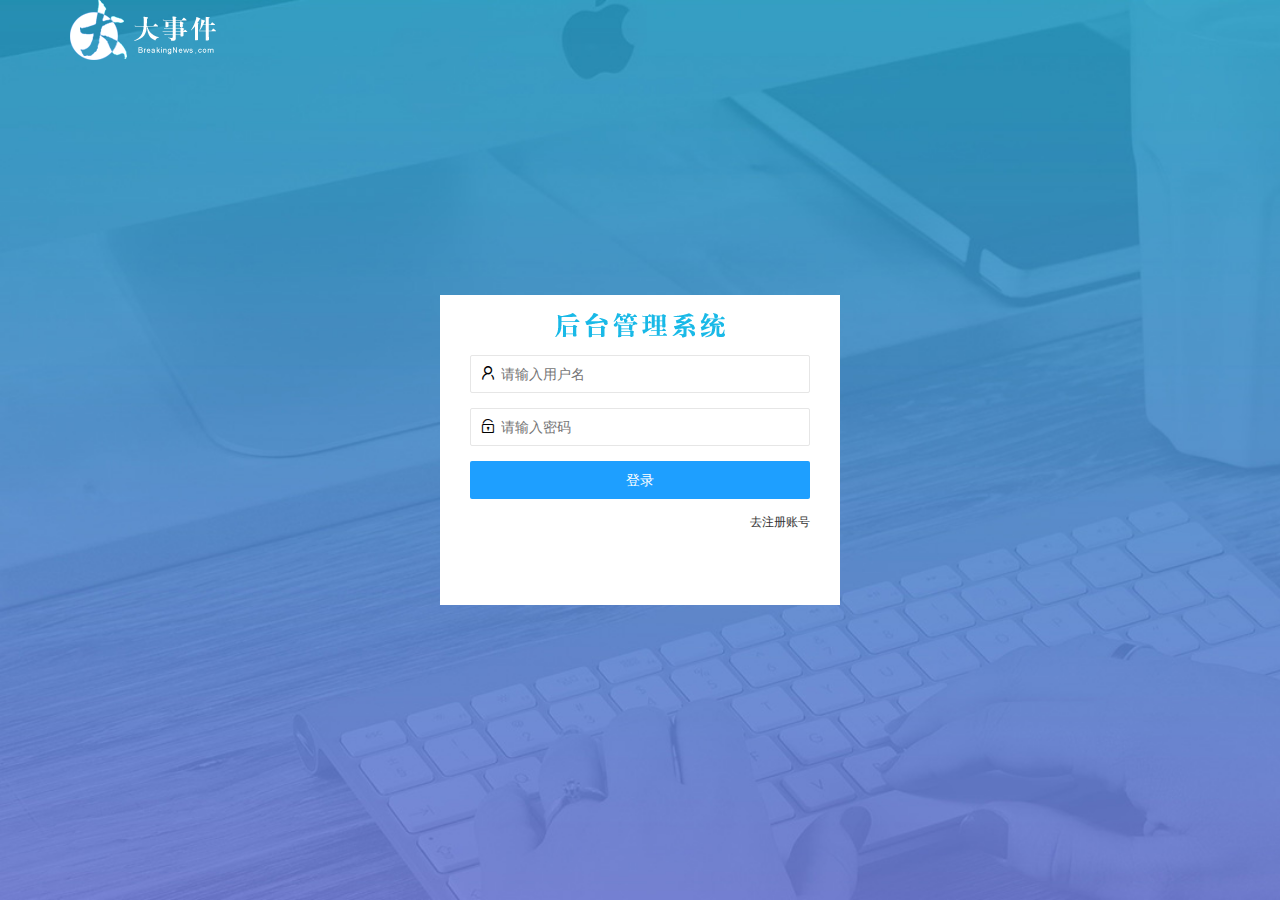
<file: login.html>
<!DOCTYPE html>
<html lang="en">

<head>
    <meta charset="UTF-8">
    <meta name="viewport" content="width=device-width, initial-scale=1.0">
    <title>大事件登录注册</title>
    <!-- 导入layui样式 -->
    <link rel="stylesheet" href="./assets/lib/layui/css/layui.css">
    <link rel="stylesheet" href="./assets/css/login.css">
</head>

<body>
    <!-- 头部logo区 -->
    <div class="layui-main">
        <img src="./assets/images/logo.png" alt="">
    </div>
    <!-- 登录注册区域 -->
    <div class="loginAndRegBox">
        <div class="title-box"></div>
        <!-- 登录的div -->
        <div class="login-box">
            <!-- 登录表单 -->
            <form class="layui-form" action="">
                <!-- 用户名 -->
                <div class="layui-form-item">
                    <i class="layui-icon layui-icon-username"></i>
                    <input type="text" name="username" required lay-verify="required" placeholder="请输入用户名"
                        autocomplete="off" class="layui-input">
                </div>
                <!-- 密码 -->
                <div class="layui-form-item">
                    <i class="layui-icon layui-icon-password"></i>
                    <input type="password" name="password" required lay-verify="required|pwd" placeholder="请输入密码"
                        autocomplete="off" class="layui-input">
                </div>
                <!-- 登录按钮 -->
                <div class="layui-form-item">
                    <button class="layui-btn layui-btn-fluid layui-btn-normal" lay-submit>登录</button>
                </div>
                <div class="layui-form-item links">
                    <a href="javascript:;" id="link_reg">去注册账号</a>
                </div>
            </form>
        </div>
        <!-- 注册div -->
        <div class="reg-box">
            <!-- 注册表单begin -->
            <form class="layui-form" id="regForm" action="1.html" method="GET">
                <!-- 用户名 -->
                <div class="layui-form-item">
                    <i class="layui-icon layui-icon-username"></i>
                    <input type="text" name="username" required lay-verify="required" placeholder="请输入用户名"
                        autocomplete="off" class="layui-input">
                </div>
                <!-- 密码 -->
                <div class="layui-form-item">
                    <i class="layui-icon layui-icon-password"></i>
                    <input type="password" name="password"  lay-verify="pwd" placeholder="请输入密码"
                        autocomplete="off" class="layui-input">
                </div>
                <!-- 确认密码 -->
                <div class="layui-form-item">
                    <i class="layui-icon layui-icon-password"></i>
                    <input type="password" name="password"  lay-verify="pwd|repwd" placeholder="请再次确认密码"
                        autocomplete="off" class="layui-input">
                </div>
                <!-- 注册按钮 -->
                <div class="layui-form-item">
                    <button class="layui-btn layui-btn-fluid layui-btn-normal" lay-submit>注册</button>
                </div>
                <div class="layui-form-item links">
                    <a href="javascript:;" id="link_login">去登录</a>
                </div>
            </form>
        </div>
    </div>
    <!-- 导入layui的js文件 -->
    <script src="./assets/lib/layui/layui.all.js"></script>
    <!-- 导入jQuery -->
    <script src="./assets/lib/jquery.js"></script>
    <script src="./assets/js/baseAPI.js"></script>
    <!-- 导入自己的JavaScript脚本 -->
    <script src="./assets/js/login.js"></script>
</body>

</html>
</file>
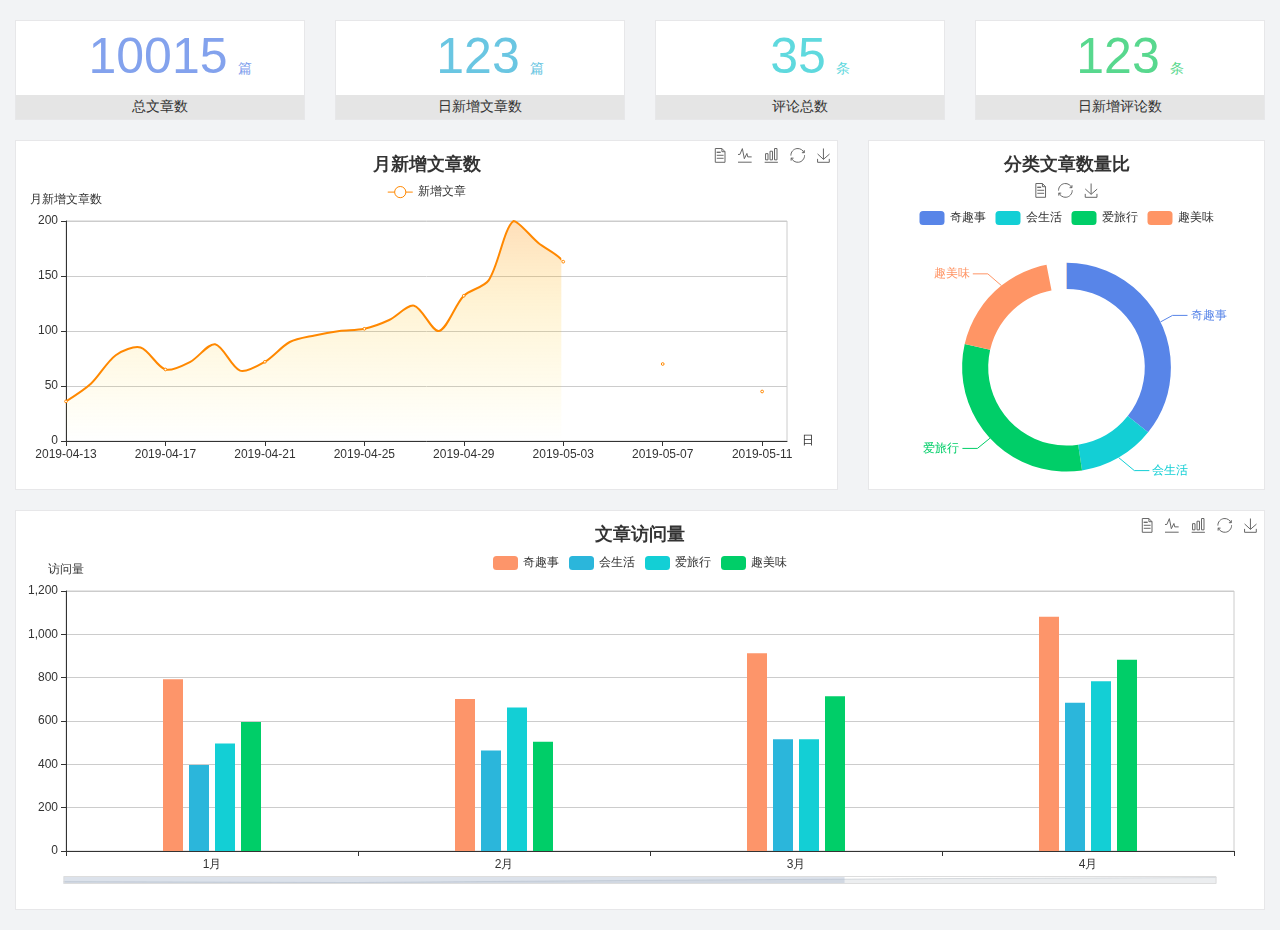
<file: home/dashboard.html>
<!DOCTYPE html>
<html lang="en">

<head>
  <meta charset="UTF-8">
  <meta name="viewport" content="width=device-width, initial-scale=1.0">
  <meta http-equiv="X-UA-Compatible" content="ie=edge">
  <title>图表统计</title>
  <link rel="stylesheet" href="../../assets/lib/bootstrap.css" />
  <link rel="stylesheet" href="../../assets/lib/main.css" />
  <script src="../../assets/lib/jquery.js"></script>
  <script type="text/javascript" src="../../assets/lib/echarts.min.js"></script>
</head>

<body>
  <div class="container-fluid">
    <div class="row spannel_list">
      <div class="col-sm-3 col-xs-6">
        <div class="spannel">
          <em>10015</em><span>篇</span>
          <b>总文章数</b>
        </div>
      </div>
      <div class="col-sm-3 col-xs-6">
        <div class="spannel scolor01">
          <em>123</em><span>篇</span>
          <b>日新增文章数</b>
        </div>
      </div>
      <div class="col-sm-3 col-xs-6">
        <div class="spannel scolor02">
          <em>35</em><span>条</span>
          <b>评论总数</b>
        </div>
      </div>
      <div class="col-sm-3 col-xs-6">
        <div class="spannel scolor03">
          <em>123</em><span>条</span>
          <b>日新增评论数</b>
        </div>
      </div>
    </div>
  </div>

  <div class="container-fluid">
    <div class="row curve-pie">
      <div class="col-lg-8 col-md-8">
        <div class="gragh_pannel" id="curve_show"></div>
      </div>
      <div class="col-lg-4 col-md-4">
        <div class="gragh_pannel" id="pie_show"></div>
      </div>
    </div>
  </div>

  <div class="container-fluid">
    <div class="column_pannel" id="column_show"></div>
  </div>

  <script>
    var oChart = echarts.init(document.getElementById('curve_show'));
    var aList_all = [
      { 'count': 36, 'date': '2019-04-13' },
      { 'count': 52, 'date': '2019-04-14' },
      { 'count': 78, 'date': '2019-04-15' },
      { 'count': 85, 'date': '2019-04-16' },
      { 'count': 65, 'date': '2019-04-17' },
      { 'count': 72, 'date': '2019-04-18' },
      { 'count': 88, 'date': '2019-04-19' },
      { 'count': 64, 'date': '2019-04-20' },
      { 'count': 72, 'date': '2019-04-21' },
      { 'count': 90, 'date': '2019-04-22' },
      { 'count': 96, 'date': '2019-04-23' },
      { 'count': 100, 'date': '2019-04-24' },
      { 'count': 102, 'date': '2019-04-25' },
      { 'count': 110, 'date': '2019-04-26' },
      { 'count': 123, 'date': '2019-04-27' },
      { 'count': 100, 'date': '2019-04-28' },
      { 'count': 132, 'date': '2019-04-29' },
      { 'count': 146, 'date': '2019-04-30' },
      { 'count': 200, 'date': '2019-05-01' },
      { 'count': 180, 'date': '2019-05-02' },
      { 'count': 163, 'date': '2019-05-03' },
      { 'count': 110, 'date': '2019-05-04' },
      { 'count': 80, 'date': '2019-05-05' },
      { 'count': 82, 'date': '2019-05-06' },
      { 'count': 70, 'date': '2019-05-07' },
      { 'count': 65, 'date': '2019-05-08' },
      { 'count': 54, 'date': '2019-05-09' },
      { 'count': 40, 'date': '2019-05-10' },
      { 'count': 45, 'date': '2019-05-11' },
      { 'count': 38, 'date': '2019-05-12' },
    ];

    let aCount = [];
    let aDate = [];

    for (var i = 0; i < aList_all.length; i++) {
      aCount.push(aList_all[i].count);
      aDate.push(aList_all[i].date);
    }

    var chartopt = {
      title: {
        text: '月新增文章数',
        left: 'center',
        top: '10'
      },
      tooltip: {
        trigger: 'axis'
      },
      legend: {
        data: ['新增文章'],
        top: '40'
      },
      toolbox: {
        show: true,
        feature: {
          mark: { show: true },
          dataView: { show: true, readOnly: false },
          magicType: { show: true, type: ['line', 'bar'] },
          restore: { show: true },
          saveAsImage: { show: true }
        }
      },
      calculable: true,
      xAxis: [
        {
          name: '日',
          type: 'category',
          boundaryGap: false,
          data: aDate
        }
      ],
      yAxis: [
        {
          name: '月新增文章数',
          type: 'value'
        }
      ],
      series: [
        {
          name: '新增文章',
          type: 'line',
          smooth: true,
          itemStyle: { normal: { areaStyle: { type: 'default' }, color: '#f80' }, lineStyle: { color: '#f80' } },
          data: aCount
        }],
      areaStyle: {
        normal: {
          color: new echarts.graphic.LinearGradient(0, 0, 0, 1, [{
            offset: 0,
            color: 'rgba(255,136,0,0.39)'
          }, {
            offset: .34,
            color: 'rgba(255,180,0,0.25)'
          }, {
            offset: 1,
            color: 'rgba(255,222,0,0.00)'
          }])

        }
      },
      grid: {
        show: true,
        x: 50,
        x2: 50,
        y: 80,
        height: 220
      }
    };

    oChart.setOption(chartopt);


    var oPie = echarts.init(document.getElementById('pie_show'));
    var oPieopt =
    {
      title: {
        top: 10,
        text: '分类文章数量比',
        x: 'center'
      },
      tooltip: {
        trigger: 'item',
        formatter: "{a} <br/>{b} : {c} ({d}%)"
      },
      color: ['#5885e8', '#13cfd5', '#00ce68', '#ff9565'],
      legend: {
        x: 'center',
        top: 65,
        data: ['奇趣事', '会生活', '爱旅行', '趣美味']
      },
      toolbox: {
        show: true,
        x: 'center',
        top: 35,
        feature: {
          mark: { show: true },
          dataView: { show: true, readOnly: false },
          magicType: {
            show: true,
            type: ['pie', 'funnel'],
            option: {
              funnel: {
                x: '25%',
                width: '50%',
                funnelAlign: 'left',
                max: 1548
              }
            }
          },
          restore: { show: true },
          saveAsImage: { show: true }
        }
      },
      calculable: true,
      series: [
        {
          name: '访问来源',
          type: 'pie',
          radius: ['45%', '60%'],
          center: ['50%', '65%'],
          data: [
            { value: 300, name: '奇趣事' },
            { value: 100, name: '会生活' },
            { value: 260, name: '爱旅行' },
            { value: 180, name: '趣美味' }
          ]
        }
      ]
    };
    oPie.setOption(oPieopt);



    var oColumn = this.echarts.init(document.getElementById('column_show'));
    var oColumnopt =
    {
      title: {
        text: '文章访问量',
        left: 'center',
        top: '10'
      },
      tooltip: {
        trigger: 'axis'
      },
      legend: {
        data: ['奇趣事', '会生活', '爱旅行', '趣美味'],
        top: '40'
      },
      toolbox: {
        show: true,
        feature: {
          mark: { show: true },
          dataView: { show: true, readOnly: false },
          magicType: { show: true, type: ['line', 'bar'] },
          restore: { show: true },
          saveAsImage: { show: true }
        }
      },
      calculable: true,
      xAxis: [
        {
          type: 'category',
          data: ['1月', '2月', '3月', '4月', '5月']
        }
      ],
      yAxis: [
        {
          name: '访问量',
          type: 'value'
        }
      ],
      series: [
        {
          name: '奇趣事',
          type: 'bar',
          barWidth: 20,
          itemStyle: {
            normal: { areaStyle: { type: 'default' }, color: '#fd956a' }
          },
          data: [800, 708, 920, 1090, 1200]
        },
        {
          name: '会生活',
          type: 'bar',
          barWidth: 20,
          itemStyle: {
            normal: { areaStyle: { type: 'default' }, color: '#2bb6db' }
          },
          data: [400, 468, 520, 690, 800]
        },
        {
          name: '爱旅行',
          type: 'bar',
          barWidth: 20,
          itemStyle: {
            normal: { areaStyle: { type: 'default' }, color: '#13cfd5' }
          },
          data: [500, 668, 520, 790, 900]
        },
        {
          name: '趣美味',
          type: 'bar',
          barWidth: 20,
          itemStyle: {
            normal: { areaStyle: { type: 'default' }, color: '#00ce68' }
          },
          data: [600, 508, 720, 890, 1000]
        }
      ],
      grid: {
        show: true,
        x: 50,
        x2: 30,
        y: 80,
        height: 260
      },
      dataZoom: [//给x轴设置滚动条
        {
          start: 0,//默认为0
          end: 100 - 1000 / 31,//默认为100
          type: 'slider',
          show: true,
          xAxisIndex: [0],
          handleSize: 0,//滑动条的 左右2个滑动条的大小
          height: 8,//组件高度
          left: 45, //左边的距离
          right: 50,//右边的距离
          bottom: 26,//右边的距离
          handleColor: '#ddd',//h滑动图标的颜色
          handleStyle: {
            borderColor: "#cacaca",
            borderWidth: "1",
            shadowBlur: 2,
            background: "#ddd",
            shadowColor: "#ddd",
          }
        }]
    };
    oColumn.setOption(oColumnopt);
  </script>
</body>

</html>
</file>
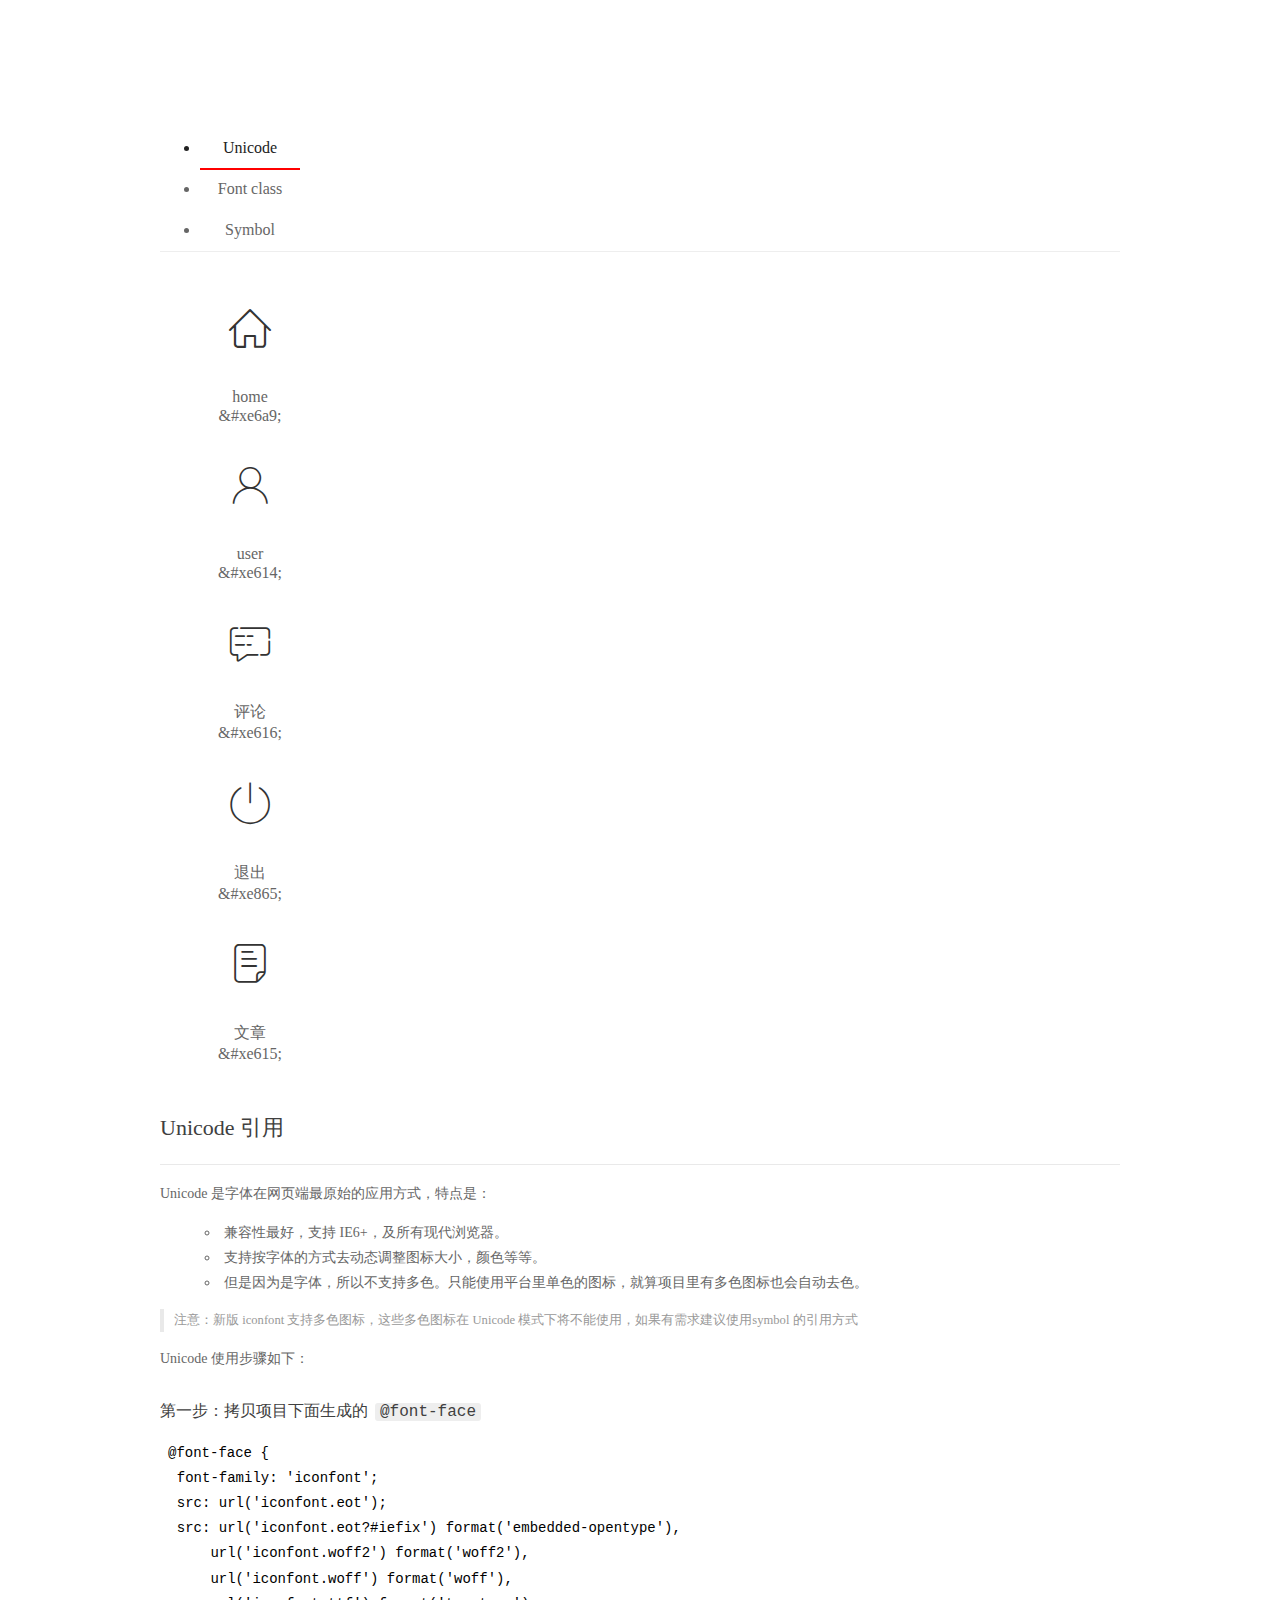
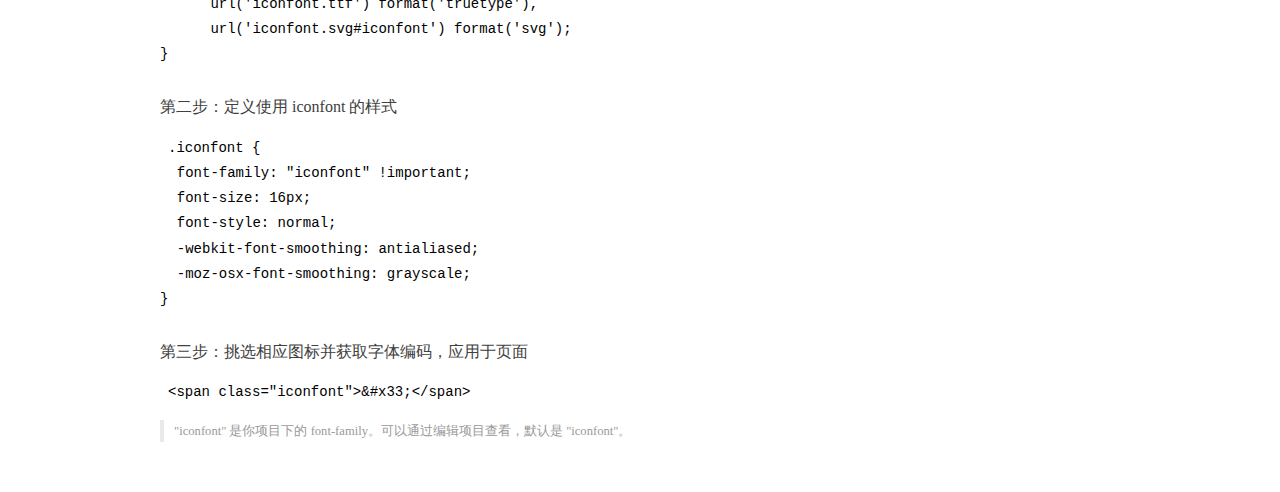
<file: assets/fonts/demo_index.html>
<!DOCTYPE html>
<html>
<head>
  <meta charset="utf-8"/>
  <title>IconFont Demo</title>
  <link rel="shortcut icon" href="https://gtms04.alicdn.com/tps/i4/TB1_oz6GVXXXXaFXpXXJDFnIXXX-64-64.ico" type="image/x-icon"/>
  <link rel="stylesheet" href="https://g.alicdn.com/thx/cube/1.3.2/cube.min.css">
  <link rel="stylesheet" href="demo.css">
  <link rel="stylesheet" href="iconfont.css">
  <script src="iconfont.js"></script>
  <!-- jQuery -->
  <script src="https://a1.alicdn.com/oss/uploads/2018/12/26/7bfddb60-08e8-11e9-9b04-53e73bb6408b.js"></script>
  <!-- 代码高亮 -->
  <script src="https://a1.alicdn.com/oss/uploads/2018/12/26/a3f714d0-08e6-11e9-8a15-ebf944d7534c.js"></script>
</head>
<body>
  <div class="main">
    <h1 class="logo"><a href="https://www.iconfont.cn/" title="iconfont 首页" target="_blank">&#xe86b;</a></h1>
    <div class="nav-tabs">
      <ul id="tabs" class="dib-box">
        <li class="dib active"><span>Unicode</span></li>
        <li class="dib"><span>Font class</span></li>
        <li class="dib"><span>Symbol</span></li>
      </ul>
      
    </div>
    <div class="tab-container">
      <div class="content unicode" style="display: block;">
          <ul class="icon_lists dib-box">
          
            <li class="dib">
              <span class="icon iconfont">&#xe6a9;</span>
                <div class="name">home</div>
                <div class="code-name">&amp;#xe6a9;</div>
              </li>
          
            <li class="dib">
              <span class="icon iconfont">&#xe614;</span>
                <div class="name">user</div>
                <div class="code-name">&amp;#xe614;</div>
              </li>
          
            <li class="dib">
              <span class="icon iconfont">&#xe616;</span>
                <div class="name">评论</div>
                <div class="code-name">&amp;#xe616;</div>
              </li>
          
            <li class="dib">
              <span class="icon iconfont">&#xe865;</span>
                <div class="name">退出</div>
                <div class="code-name">&amp;#xe865;</div>
              </li>
          
            <li class="dib">
              <span class="icon iconfont">&#xe615;</span>
                <div class="name">文章</div>
                <div class="code-name">&amp;#xe615;</div>
              </li>
          
          </ul>
          <div class="article markdown">
          <h2 id="unicode-">Unicode 引用</h2>
          <hr>

          <p>Unicode 是字体在网页端最原始的应用方式，特点是：</p>
          <ul>
            <li>兼容性最好，支持 IE6+，及所有现代浏览器。</li>
            <li>支持按字体的方式去动态调整图标大小，颜色等等。</li>
            <li>但是因为是字体，所以不支持多色。只能使用平台里单色的图标，就算项目里有多色图标也会自动去色。</li>
          </ul>
          <blockquote>
            <p>注意：新版 iconfont 支持多色图标，这些多色图标在 Unicode 模式下将不能使用，如果有需求建议使用symbol 的引用方式</p>
          </blockquote>
          <p>Unicode 使用步骤如下：</p>
          <h3 id="-font-face">第一步：拷贝项目下面生成的 <code>@font-face</code></h3>
<pre><code class="language-css"
>@font-face {
  font-family: 'iconfont';
  src: url('iconfont.eot');
  src: url('iconfont.eot?#iefix') format('embedded-opentype'),
      url('iconfont.woff2') format('woff2'),
      url('iconfont.woff') format('woff'),
      url('iconfont.ttf') format('truetype'),
      url('iconfont.svg#iconfont') format('svg');
}
</code></pre>
          <h3 id="-iconfont-">第二步：定义使用 iconfont 的样式</h3>
<pre><code class="language-css"
>.iconfont {
  font-family: "iconfont" !important;
  font-size: 16px;
  font-style: normal;
  -webkit-font-smoothing: antialiased;
  -moz-osx-font-smoothing: grayscale;
}
</code></pre>
          <h3 id="-">第三步：挑选相应图标并获取字体编码，应用于页面</h3>
<pre>
<code class="language-html"
>&lt;span class="iconfont"&gt;&amp;#x33;&lt;/span&gt;
</code></pre>
          <blockquote>
            <p>"iconfont" 是你项目下的 font-family。可以通过编辑项目查看，默认是 "iconfont"。</p>
          </blockquote>
          </div>
      </div>
      <div class="content font-class">
        <ul class="icon_lists dib-box">
          
          <li class="dib">
            <span class="icon iconfont icon-home"></span>
            <div class="name">
              home
            </div>
            <div class="code-name">.icon-home
            </div>
          </li>
          
          <li class="dib">
            <span class="icon iconfont icon-user"></span>
            <div class="name">
              user
            </div>
            <div class="code-name">.icon-user
            </div>
          </li>
          
          <li class="dib">
            <span class="icon iconfont icon-pinglun"></span>
            <div class="name">
              评论
            </div>
            <div class="code-name">.icon-pinglun
            </div>
          </li>
          
          <li class="dib">
            <span class="icon iconfont icon-tuichu"></span>
            <div class="name">
              退出
            </div>
            <div class="code-name">.icon-tuichu
            </div>
          </li>
          
          <li class="dib">
            <span class="icon iconfont icon-16"></span>
            <div class="name">
              文章
            </div>
            <div class="code-name">.icon-16
            </div>
          </li>
          
        </ul>
        <div class="article markdown">
        <h2 id="font-class-">font-class 引用</h2>
        <hr>

        <p>font-class 是 Unicode 使用方式的一种变种，主要是解决 Unicode 书写不直观，语意不明确的问题。</p>
        <p>与 Unicode 使用方式相比，具有如下特点：</p>
        <ul>
          <li>兼容性良好，支持 IE8+，及所有现代浏览器。</li>
          <li>相比于 Unicode 语意明确，书写更直观。可以很容易分辨这个 icon 是什么。</li>
          <li>因为使用 class 来定义图标，所以当要替换图标时，只需要修改 class 里面的 Unicode 引用。</li>
          <li>不过因为本质上还是使用的字体，所以多色图标还是不支持的。</li>
        </ul>
        <p>使用步骤如下：</p>
        <h3 id="-fontclass-">第一步：引入项目下面生成的 fontclass 代码：</h3>
<pre><code class="language-html">&lt;link rel="stylesheet" href="./iconfont.css"&gt;
</code></pre>
        <h3 id="-">第二步：挑选相应图标并获取类名，应用于页面：</h3>
<pre><code class="language-html">&lt;span class="iconfont icon-xxx"&gt;&lt;/span&gt;
</code></pre>
        <blockquote>
          <p>"
            iconfont" 是你项目下的 font-family。可以通过编辑项目查看，默认是 "iconfont"。</p>
        </blockquote>
      </div>
      </div>
      <div class="content symbol">
          <ul class="icon_lists dib-box">
          
            <li class="dib">
                <svg class="icon svg-icon" aria-hidden="true">
                  <use xlink:href="#icon-home"></use>
                </svg>
                <div class="name">home</div>
                <div class="code-name">#icon-home</div>
            </li>
          
            <li class="dib">
                <svg class="icon svg-icon" aria-hidden="true">
                  <use xlink:href="#icon-user"></use>
                </svg>
                <div class="name">user</div>
                <div class="code-name">#icon-user</div>
            </li>
          
            <li class="dib">
                <svg class="icon svg-icon" aria-hidden="true">
                  <use xlink:href="#icon-pinglun"></use>
                </svg>
                <div class="name">评论</div>
                <div class="code-name">#icon-pinglun</div>
            </li>
          
            <li class="dib">
                <svg class="icon svg-icon" aria-hidden="true">
                  <use xlink:href="#icon-tuichu"></use>
                </svg>
                <div class="name">退出</div>
                <div class="code-name">#icon-tuichu</div>
            </li>
          
            <li class="dib">
                <svg class="icon svg-icon" aria-hidden="true">
                  <use xlink:href="#icon-16"></use>
                </svg>
                <div class="name">文章</div>
                <div class="code-name">#icon-16</div>
            </li>
          
          </ul>
          <div class="article markdown">
          <h2 id="symbol-">Symbol 引用</h2>
          <hr>

          <p>这是一种全新的使用方式，应该说这才是未来的主流，也是平台目前推荐的用法。相关介绍可以参考这篇<a href="">文章</a>
            这种用法其实是做了一个 SVG 的集合，与另外两种相比具有如下特点：</p>
          <ul>
            <li>支持多色图标了，不再受单色限制。</li>
            <li>通过一些技巧，支持像字体那样，通过 <code>font-size</code>, <code>color</code> 来调整样式。</li>
            <li>兼容性较差，支持 IE9+，及现代浏览器。</li>
            <li>浏览器渲染 SVG 的性能一般，还不如 png。</li>
          </ul>
          <p>使用步骤如下：</p>
          <h3 id="-symbol-">第一步：引入项目下面生成的 symbol 代码：</h3>
<pre><code class="language-html">&lt;script src="./iconfont.js"&gt;&lt;/script&gt;
</code></pre>
          <h3 id="-css-">第二步：加入通用 CSS 代码（引入一次就行）：</h3>
<pre><code class="language-html">&lt;style&gt;
.icon {
  width: 1em;
  height: 1em;
  vertical-align: -0.15em;
  fill: currentColor;
  overflow: hidden;
}
&lt;/style&gt;
</code></pre>
          <h3 id="-">第三步：挑选相应图标并获取类名，应用于页面：</h3>
<pre><code class="language-html">&lt;svg class="icon" aria-hidden="true"&gt;
  &lt;use xlink:href="#icon-xxx"&gt;&lt;/use&gt;
&lt;/svg&gt;
</code></pre>
          </div>
      </div>

    </div>
  </div>
  <script>
  $(document).ready(function () {
      $('.tab-container .content:first').show()

      $('#tabs li').click(function (e) {
        var tabContent = $('.tab-container .content')
        var index = $(this).index()

        if ($(this).hasClass('active')) {
          return
        } else {
          $('#tabs li').removeClass('active')
          $(this).addClass('active')

          tabContent.hide().eq(index).fadeIn()
        }
      })
    })
  </script>
</body>
</html>
</file>
<file: assets/lib/layui/css/layui.css>
/** layui-v2.5.5 MIT License By https://www.layui.com */
 .layui-inline,img{display:inline-block;vertical-align:middle}h1,h2,h3,h4,h5,h6{font-weight:400}.layui-edge,.layui-header,.layui-inline,.layui-main{position:relative}.layui-body,.layui-edge,.layui-elip{overflow:hidden}.layui-btn,.layui-edge,.layui-inline,img{vertical-align:middle}.layui-btn,.layui-disabled,.layui-icon,.layui-unselect{-moz-user-select:none;-webkit-user-select:none;-ms-user-select:none}.layui-elip,.layui-form-checkbox span,.layui-form-pane .layui-form-label{text-overflow:ellipsis;white-space:nowrap}.layui-breadcrumb,.layui-tree-btnGroup{visibility:hidden}blockquote,body,button,dd,div,dl,dt,form,h1,h2,h3,h4,h5,h6,input,li,ol,p,pre,td,textarea,th,ul{margin:0;padding:0;-webkit-tap-highlight-color:rgba(0,0,0,0)}a:active,a:hover{outline:0}img{border:none}li{list-style:none}table{border-collapse:collapse;border-spacing:0}h4,h5,h6{font-size:100%}button,input,optgroup,option,select,textarea{font-family:inherit;font-size:inherit;font-style:inherit;font-weight:inherit;outline:0}pre{white-space:pre-wrap;white-space:-moz-pre-wrap;white-space:-pre-wrap;white-space:-o-pre-wrap;word-wrap:break-word}body{line-height:24px;font:14px Helvetica Neue,Helvetica,PingFang SC,Tahoma,Arial,sans-serif}hr{height:1px;margin:10px 0;border:0;clear:both}a{color:#333;text-decoration:none}a:hover{color:#777}a cite{font-style:normal;*cursor:pointer}.layui-border-box,.layui-border-box *{box-sizing:border-box}.layui-box,.layui-box *{box-sizing:content-box}.layui-clear{clear:both;*zoom:1}.layui-clear:after{content:'\20';clear:both;*zoom:1;display:block;height:0}.layui-inline{*display:inline;*zoom:1}.layui-edge{display:inline-block;width:0;height:0;border-width:6px;border-style:dashed;border-color:transparent}.layui-edge-top{top:-4px;border-bottom-color:#999;border-bottom-style:solid}.layui-edge-right{border-left-color:#999;border-left-style:solid}.layui-edge-bottom{top:2px;border-top-color:#999;border-top-style:solid}.layui-edge-left{border-right-color:#999;border-right-style:solid}.layui-disabled,.layui-disabled:hover{color:#d2d2d2!important;cursor:not-allowed!important}.layui-circle{border-radius:100%}.layui-show{display:block!important}.layui-hide{display:none!important}@font-face{font-family:layui-icon;src:url(../font/iconfont.eot?v=250);src:url(../font/iconfont.eot?v=250#iefix) format('embedded-opentype'),url(../font/iconfont.woff2?v=250) format('woff2'),url(../font/iconfont.woff?v=250) format('woff'),url(../font/iconfont.ttf?v=250) format('truetype'),url(../font/iconfont.svg?v=250#layui-icon) format('svg')}.layui-icon{font-family:layui-icon!important;font-size:16px;font-style:normal;-webkit-font-smoothing:antialiased;-moz-osx-font-smoothing:grayscale}.layui-icon-reply-fill:before{content:"\e611"}.layui-icon-set-fill:before{content:"\e614"}.layui-icon-menu-fill:before{content:"\e60f"}.layui-icon-search:before{content:"\e615"}.layui-icon-share:before{content:"\e641"}.layui-icon-set-sm:before{content:"\e620"}.layui-icon-engine:before{content:"\e628"}.layui-icon-close:before{content:"\1006"}.layui-icon-close-fill:before{content:"\1007"}.layui-icon-chart-screen:before{content:"\e629"}.layui-icon-star:before{content:"\e600"}.layui-icon-circle-dot:before{content:"\e617"}.layui-icon-chat:before{content:"\e606"}.layui-icon-release:before{content:"\e609"}.layui-icon-list:before{content:"\e60a"}.layui-icon-chart:before{content:"\e62c"}.layui-icon-ok-circle:before{content:"\1005"}.layui-icon-layim-theme:before{content:"\e61b"}.layui-icon-table:before{content:"\e62d"}.layui-icon-right:before{content:"\e602"}.layui-icon-left:before{content:"\e603"}.layui-icon-cart-simple:before{content:"\e698"}.layui-icon-face-cry:before{content:"\e69c"}.layui-icon-face-smile:before{content:"\e6af"}.layui-icon-survey:before{content:"\e6b2"}.layui-icon-tree:before{content:"\e62e"}.layui-icon-upload-circle:before{content:"\e62f"}.layui-icon-add-circle:before{content:"\e61f"}.layui-icon-download-circle:before{content:"\e601"}.layui-icon-templeate-1:before{content:"\e630"}.layui-icon-util:before{content:"\e631"}.layui-icon-face-surprised:before{content:"\e664"}.layui-icon-edit:before{content:"\e642"}.layui-icon-speaker:before{content:"\e645"}.layui-icon-down:before{content:"\e61a"}.layui-icon-file:before{content:"\e621"}.layui-icon-layouts:before{content:"\e632"}.layui-icon-rate-half:before{content:"\e6c9"}.layui-icon-add-circle-fine:before{content:"\e608"}.layui-icon-prev-circle:before{content:"\e633"}.layui-icon-read:before{content:"\e705"}.layui-icon-404:before{content:"\e61c"}.layui-icon-carousel:before{content:"\e634"}.layui-icon-help:before{content:"\e607"}.layui-icon-code-circle:before{content:"\e635"}.layui-icon-water:before{content:"\e636"}.layui-icon-username:before{content:"\e66f"}.layui-icon-find-fill:before{content:"\e670"}.layui-icon-about:before{content:"\e60b"}.layui-icon-location:before{content:"\e715"}.layui-icon-up:before{content:"\e619"}.layui-icon-pause:before{content:"\e651"}.layui-icon-date:before{content:"\e637"}.layui-icon-layim-uploadfile:before{content:"\e61d"}.layui-icon-delete:before{content:"\e640"}.layui-icon-play:before{content:"\e652"}.layui-icon-top:before{content:"\e604"}.layui-icon-friends:before{content:"\e612"}.layui-icon-refresh-3:before{content:"\e9aa"}.layui-icon-ok:before{content:"\e605"}.layui-icon-layer:before{content:"\e638"}.layui-icon-face-smile-fine:before{content:"\e60c"}.layui-icon-dollar:before{content:"\e659"}.layui-icon-group:before{content:"\e613"}.layui-icon-layim-download:before{content:"\e61e"}.layui-icon-picture-fine:before{content:"\e60d"}.layui-icon-link:before{content:"\e64c"}.layui-icon-diamond:before{content:"\e735"}.layui-icon-log:before{content:"\e60e"}.layui-icon-rate-solid:before{content:"\e67a"}.layui-icon-fonts-del:before{content:"\e64f"}.layui-icon-unlink:before{content:"\e64d"}.layui-icon-fonts-clear:before{content:"\e639"}.layui-icon-triangle-r:before{content:"\e623"}.layui-icon-circle:before{content:"\e63f"}.layui-icon-radio:before{content:"\e643"}.layui-icon-align-center:before{content:"\e647"}.layui-icon-align-right:before{content:"\e648"}.layui-icon-align-left:before{content:"\e649"}.layui-icon-loading-1:before{content:"\e63e"}.layui-icon-return:before{content:"\e65c"}.layui-icon-fonts-strong:before{content:"\e62b"}.layui-icon-upload:before{content:"\e67c"}.layui-icon-dialogue:before{content:"\e63a"}.layui-icon-video:before{content:"\e6ed"}.layui-icon-headset:before{content:"\e6fc"}.layui-icon-cellphone-fine:before{content:"\e63b"}.layui-icon-add-1:before{content:"\e654"}.layui-icon-face-smile-b:before{content:"\e650"}.layui-icon-fonts-html:before{content:"\e64b"}.layui-icon-form:before{content:"\e63c"}.layui-icon-cart:before{content:"\e657"}.layui-icon-camera-fill:before{content:"\e65d"}.layui-icon-tabs:before{content:"\e62a"}.layui-icon-fonts-code:before{content:"\e64e"}.layui-icon-fire:before{content:"\e756"}.layui-icon-set:before{content:"\e716"}.layui-icon-fonts-u:before{content:"\e646"}.layui-icon-triangle-d:before{content:"\e625"}.layui-icon-tips:before{content:"\e702"}.layui-icon-picture:before{content:"\e64a"}.layui-icon-more-vertical:before{content:"\e671"}.layui-icon-flag:before{content:"\e66c"}.layui-icon-loading:before{content:"\e63d"}.layui-icon-fonts-i:before{content:"\e644"}.layui-icon-refresh-1:before{content:"\e666"}.layui-icon-rmb:before{content:"\e65e"}.layui-icon-home:before{content:"\e68e"}.layui-icon-user:before{content:"\e770"}.layui-icon-notice:before{content:"\e667"}.layui-icon-login-weibo:before{content:"\e675"}.layui-icon-voice:before{content:"\e688"}.layui-icon-upload-drag:before{content:"\e681"}.layui-icon-login-qq:before{content:"\e676"}.layui-icon-snowflake:before{content:"\e6b1"}.layui-icon-file-b:before{content:"\e655"}.layui-icon-template:before{content:"\e663"}.layui-icon-auz:before{content:"\e672"}.layui-icon-console:before{content:"\e665"}.layui-icon-app:before{content:"\e653"}.layui-icon-prev:before{content:"\e65a"}.layui-icon-website:before{content:"\e7ae"}.layui-icon-next:before{content:"\e65b"}.layui-icon-component:before{content:"\e857"}.layui-icon-more:before{content:"\e65f"}.layui-icon-login-wechat:before{content:"\e677"}.layui-icon-shrink-right:before{content:"\e668"}.layui-icon-spread-left:before{content:"\e66b"}.layui-icon-camera:before{content:"\e660"}.layui-icon-note:before{content:"\e66e"}.layui-icon-refresh:before{content:"\e669"}.layui-icon-female:before{content:"\e661"}.layui-icon-male:before{content:"\e662"}.layui-icon-password:before{content:"\e673"}.layui-icon-senior:before{content:"\e674"}.layui-icon-theme:before{content:"\e66a"}.layui-icon-tread:before{content:"\e6c5"}.layui-icon-praise:before{content:"\e6c6"}.layui-icon-star-fill:before{content:"\e658"}.layui-icon-rate:before{content:"\e67b"}.layui-icon-template-1:before{content:"\e656"}.layui-icon-vercode:before{content:"\e679"}.layui-icon-cellphone:before{content:"\e678"}.layui-icon-screen-full:before{content:"\e622"}.layui-icon-screen-restore:before{content:"\e758"}.layui-icon-cols:before{content:"\e610"}.layui-icon-export:before{content:"\e67d"}.layui-icon-print:before{content:"\e66d"}.layui-icon-slider:before{content:"\e714"}.layui-icon-addition:before{content:"\e624"}.layui-icon-subtraction:before{content:"\e67e"}.layui-icon-service:before{content:"\e626"}.layui-icon-transfer:before{content:"\e691"}.layui-main{width:1140px;margin:0 auto}.layui-header{z-index:1000;height:60px}.layui-header a:hover{transition:all .5s;-webkit-transition:all .5s}.layui-side{position:fixed;left:0;top:0;bottom:0;z-index:999;width:200px;overflow-x:hidden}.layui-side-scroll{position:relative;width:220px;height:100%;overflow-x:hidden}.layui-body{position:absolute;left:200px;right:0;top:0;bottom:0;z-index:998;width:auto;overflow-y:auto;box-sizing:border-box}.layui-layout-body{overflow:hidden}.layui-layout-admin .layui-header{background-color:#23262E}.layui-layout-admin .layui-side{top:60px;width:200px;overflow-x:hidden}.layui-layout-admin .layui-body{position:fixed;top:60px;bottom:44px}.layui-layout-admin .layui-main{width:auto;margin:0 15px}.layui-layout-admin .layui-footer{position:fixed;left:200px;right:0;bottom:0;height:44px;line-height:44px;padding:0 15px;background-color:#eee}.layui-layout-admin .layui-logo{position:absolute;left:0;top:0;width:200px;height:100%;line-height:60px;text-align:center;color:#009688;font-size:16px}.layui-layout-admin .layui-header .layui-nav{background:0 0}.layui-layout-left{position:absolute!important;left:200px;top:0}.layui-layout-right{position:absolute!important;right:0;top:0}.layui-container{position:relative;margin:0 auto;padding:0 15px;box-sizing:border-box}.layui-fluid{position:relative;margin:0 auto;padding:0 15px}.layui-row:after,.layui-row:before{content:'';display:block;clear:both}.layui-col-lg1,.layui-col-lg10,.layui-col-lg11,.layui-col-lg12,.layui-col-lg2,.layui-col-lg3,.layui-col-lg4,.layui-col-lg5,.layui-col-lg6,.layui-col-lg7,.layui-col-lg8,.layui-col-lg9,.layui-col-md1,.layui-col-md10,.layui-col-md11,.layui-col-md12,.layui-col-md2,.layui-col-md3,.layui-col-md4,.layui-col-md5,.layui-col-md6,.layui-col-md7,.layui-col-md8,.layui-col-md9,.layui-col-sm1,.layui-col-sm10,.layui-col-sm11,.layui-col-sm12,.layui-col-sm2,.layui-col-sm3,.layui-col-sm4,.layui-col-sm5,.layui-col-sm6,.layui-col-sm7,.layui-col-sm8,.layui-col-sm9,.layui-col-xs1,.layui-col-xs10,.layui-col-xs11,.layui-col-xs12,.layui-col-xs2,.layui-col-xs3,.layui-col-xs4,.layui-col-xs5,.layui-col-xs6,.layui-col-xs7,.layui-col-xs8,.layui-col-xs9{position:relative;display:block;box-sizing:border-box}.layui-col-xs1,.layui-col-xs10,.layui-col-xs11,.layui-col-xs12,.layui-col-xs2,.layui-col-xs3,.layui-col-xs4,.layui-col-xs5,.layui-col-xs6,.layui-col-xs7,.layui-col-xs8,.layui-col-xs9{float:left}.layui-col-xs1{width:8.33333333%}.layui-col-xs2{width:16.66666667%}.layui-col-xs3{width:25%}.layui-col-xs4{width:33.33333333%}.layui-col-xs5{width:41.66666667%}.layui-col-xs6{width:50%}.layui-col-xs7{width:58.33333333%}.layui-col-xs8{width:66.66666667%}.layui-col-xs9{width:75%}.layui-col-xs10{width:83.33333333%}.layui-col-xs11{width:91.66666667%}.layui-col-xs12{width:100%}.layui-col-xs-offset1{margin-left:8.33333333%}.layui-col-xs-offset2{margin-left:16.66666667%}.layui-col-xs-offset3{margin-left:25%}.layui-col-xs-offset4{margin-left:33.33333333%}.layui-col-xs-offset5{margin-left:41.66666667%}.layui-col-xs-offset6{margin-left:50%}.layui-col-xs-offset7{margin-left:58.33333333%}.layui-col-xs-offset8{margin-left:66.66666667%}.layui-col-xs-offset9{margin-left:75%}.layui-col-xs-offset10{margin-left:83.33333333%}.layui-col-xs-offset11{margin-left:91.66666667%}.layui-col-xs-offset12{margin-left:100%}@media screen and (max-width:768px){.layui-hide-xs{display:none!important}.layui-show-xs-block{display:block!important}.layui-show-xs-inline{display:inline!important}.layui-show-xs-inline-block{display:inline-block!important}}@media screen and (min-width:768px){.layui-container{width:750px}.layui-hide-sm{display:none!important}.layui-show-sm-block{display:block!important}.layui-show-sm-inline{display:inline!important}.layui-show-sm-inline-block{display:inline-block!important}.layui-col-sm1,.layui-col-sm10,.layui-col-sm11,.layui-col-sm12,.layui-col-sm2,.layui-col-sm3,.layui-col-sm4,.layui-col-sm5,.layui-col-sm6,.layui-col-sm7,.layui-col-sm8,.layui-col-sm9{float:left}.layui-col-sm1{width:8.33333333%}.layui-col-sm2{width:16.66666667%}.layui-col-sm3{width:25%}.layui-col-sm4{width:33.33333333%}.layui-col-sm5{width:41.66666667%}.layui-col-sm6{width:50%}.layui-col-sm7{width:58.33333333%}.layui-col-sm8{width:66.66666667%}.layui-col-sm9{width:75%}.layui-col-sm10{width:83.33333333%}.layui-col-sm11{width:91.66666667%}.layui-col-sm12{width:100%}.layui-col-sm-offset1{margin-left:8.33333333%}.layui-col-sm-offset2{margin-left:16.66666667%}.layui-col-sm-offset3{margin-left:25%}.layui-col-sm-offset4{margin-left:33.33333333%}.layui-col-sm-offset5{margin-left:41.66666667%}.layui-col-sm-offset6{margin-left:50%}.layui-col-sm-offset7{margin-left:58.33333333%}.layui-col-sm-offset8{margin-left:66.66666667%}.layui-col-sm-offset9{margin-left:75%}.layui-col-sm-offset10{margin-left:83.33333333%}.layui-col-sm-offset11{margin-left:91.66666667%}.layui-col-sm-offset12{margin-left:100%}}@media screen and (min-width:992px){.layui-container{width:970px}.layui-hide-md{display:none!important}.layui-show-md-block{display:block!important}.layui-show-md-inline{display:inline!important}.layui-show-md-inline-block{display:inline-block!important}.layui-col-md1,.layui-col-md10,.layui-col-md11,.layui-col-md12,.layui-col-md2,.layui-col-md3,.layui-col-md4,.layui-col-md5,.layui-col-md6,.layui-col-md7,.layui-col-md8,.layui-col-md9{float:left}.layui-col-md1{width:8.33333333%}.layui-col-md2{width:16.66666667%}.layui-col-md3{width:25%}.layui-col-md4{width:33.33333333%}.layui-col-md5{width:41.66666667%}.layui-col-md6{width:50%}.layui-col-md7{width:58.33333333%}.layui-col-md8{width:66.66666667%}.layui-col-md9{width:75%}.layui-col-md10{width:83.33333333%}.layui-col-md11{width:91.66666667%}.layui-col-md12{width:100%}.layui-col-md-offset1{margin-left:8.33333333%}.layui-col-md-offset2{margin-left:16.66666667%}.layui-col-md-offset3{margin-left:25%}.layui-col-md-offset4{margin-left:33.33333333%}.layui-col-md-offset5{margin-left:41.66666667%}.layui-col-md-offset6{margin-left:50%}.layui-col-md-offset7{margin-left:58.33333333%}.layui-col-md-offset8{margin-left:66.66666667%}.layui-col-md-offset9{margin-left:75%}.layui-col-md-offset10{margin-left:83.33333333%}.layui-col-md-offset11{margin-left:91.66666667%}.layui-col-md-offset12{margin-left:100%}}@media screen and (min-width:1200px){.layui-container{width:1170px}.layui-hide-lg{display:none!important}.layui-show-lg-block{display:block!important}.layui-show-lg-inline{display:inline!important}.layui-show-lg-inline-block{display:inline-block!important}.layui-col-lg1,.layui-col-lg10,.layui-col-lg11,.layui-col-lg12,.layui-col-lg2,.layui-col-lg3,.layui-col-lg4,.layui-col-lg5,.layui-col-lg6,.layui-col-lg7,.layui-col-lg8,.layui-col-lg9{float:left}.layui-col-lg1{width:8.33333333%}.layui-col-lg2{width:16.66666667%}.layui-col-lg3{width:25%}.layui-col-lg4{width:33.33333333%}.layui-col-lg5{width:41.66666667%}.layui-col-lg6{width:50%}.layui-col-lg7{width:58.33333333%}.layui-col-lg8{width:66.66666667%}.layui-col-lg9{width:75%}.layui-col-lg10{width:83.33333333%}.layui-col-lg11{width:91.66666667%}.layui-col-lg12{width:100%}.layui-col-lg-offset1{margin-left:8.33333333%}.layui-col-lg-offset2{margin-left:16.66666667%}.layui-col-lg-offset3{margin-left:25%}.layui-col-lg-offset4{margin-left:33.33333333%}.layui-col-lg-offset5{margin-left:41.66666667%}.layui-col-lg-offset6{margin-left:50%}.layui-col-lg-offset7{margin-left:58.33333333%}.layui-col-lg-offset8{margin-left:66.66666667%}.layui-col-lg-offset9{margin-left:75%}.layui-col-lg-offset10{margin-left:83.33333333%}.layui-col-lg-offset11{margin-left:91.66666667%}.layui-col-lg-offset12{margin-left:100%}}.layui-col-space1{margin:-.5px}.layui-col-space1>*{padding:.5px}.layui-col-space3{margin:-1.5px}.layui-col-space3>*{padding:1.5px}.layui-col-space5{margin:-2.5px}.layui-col-space5>*{padding:2.5px}.layui-col-space8{margin:-3.5px}.layui-col-space8>*{padding:3.5px}.layui-col-space10{margin:-5px}.layui-col-space10>*{padding:5px}.layui-col-space12{margin:-6px}.layui-col-space12>*{padding:6px}.layui-col-space15{margin:-7.5px}.layui-col-space15>*{padding:7.5px}.layui-col-space18{margin:-9px}.layui-col-space18>*{padding:9px}.layui-col-space20{margin:-10px}.layui-col-space20>*{padding:10px}.layui-col-space22{margin:-11px}.layui-col-space22>*{padding:11px}.layui-col-space25{margin:-12.5px}.layui-col-space25>*{padding:12.5px}.layui-col-space30{margin:-15px}.layui-col-space30>*{padding:15px}.layui-btn,.layui-input,.layui-select,.layui-textarea,.layui-upload-button{outline:0;-webkit-appearance:none;transition:all .3s;-webkit-transition:all .3s;box-sizing:border-box}.layui-elem-quote{margin-bottom:10px;padding:15px;line-height:22px;border-left:5px solid #009688;border-radius:0 2px 2px 0;background-color:#f2f2f2}.layui-quote-nm{border-style:solid;border-width:1px 1px 1px 5px;background:0 0}.layui-elem-field{margin-bottom:10px;padding:0;border-width:1px;border-style:solid}.layui-elem-field legend{margin-left:20px;padding:0 10px;font-size:20px;font-weight:300}.layui-field-title{margin:10px 0 20px;border-width:1px 0 0}.layui-field-box{padding:10px 15px}.layui-field-title .layui-field-box{padding:10px 0}.layui-progress{position:relative;height:6px;border-radius:20px;background-color:#e2e2e2}.layui-progress-bar{position:absolute;left:0;top:0;width:0;max-width:100%;height:6px;border-radius:20px;text-align:right;background-color:#5FB878;transition:all .3s;-webkit-transition:all .3s}.layui-progress-big,.layui-progress-big .layui-progress-bar{height:18px;line-height:18px}.layui-progress-text{position:relative;top:-20px;line-height:18px;font-size:12px;color:#666}.layui-progress-big .layui-progress-text{position:static;padding:0 10px;color:#fff}.layui-collapse{border-width:1px;border-style:solid;border-radius:2px}.layui-colla-content,.layui-colla-item{border-top-width:1px;border-top-style:solid}.layui-colla-item:first-child{border-top:none}.layui-colla-title{position:relative;height:42px;line-height:42px;padding:0 15px 0 35px;color:#333;background-color:#f2f2f2;cursor:pointer;font-size:14px;overflow:hidden}.layui-colla-content{display:none;padding:10px 15px;line-height:22px;color:#666}.layui-colla-icon{position:absolute;left:15px;top:0;font-size:14px}.layui-card{margin-bottom:15px;border-radius:2px;background-color:#fff;box-shadow:0 1px 2px 0 rgba(0,0,0,.05)}.layui-card:last-child{margin-bottom:0}.layui-card-header{position:relative;height:42px;line-height:42px;padding:0 15px;border-bottom:1px solid #f6f6f6;color:#333;border-radius:2px 2px 0 0;font-size:14px}.layui-bg-black,.layui-bg-blue,.layui-bg-cyan,.layui-bg-green,.layui-bg-orange,.layui-bg-red{color:#fff!important}.layui-card-body{position:relative;padding:10px 15px;line-height:24px}.layui-card-body[pad15]{padding:15px}.layui-card-body[pad20]{padding:20px}.layui-card-body .layui-table{margin:5px 0}.layui-card .layui-tab{margin:0}.layui-panel-window{position:relative;padding:15px;border-radius:0;border-top:5px solid #E6E6E6;background-color:#fff}.layui-auxiliar-moving{position:fixed;left:0;right:0;top:0;bottom:0;width:100%;height:100%;background:0 0;z-index:9999999999}.layui-form-label,.layui-form-mid,.layui-form-select,.layui-input-block,.layui-input-inline,.layui-textarea{position:relative}.layui-bg-red{background-color:#FF5722!important}.layui-bg-orange{background-color:#FFB800!important}.layui-bg-green{background-color:#009688!important}.layui-bg-cyan{background-color:#2F4056!important}.layui-bg-blue{background-color:#1E9FFF!important}.layui-bg-black{background-color:#393D49!important}.layui-bg-gray{background-color:#eee!important;color:#666!important}.layui-badge-rim,.layui-colla-content,.layui-colla-item,.layui-collapse,.layui-elem-field,.layui-form-pane .layui-form-item[pane],.layui-form-pane .layui-form-label,.layui-input,.layui-layedit,.layui-layedit-tool,.layui-quote-nm,.layui-select,.layui-tab-bar,.layui-tab-card,.layui-tab-title,.layui-tab-title .layui-this:after,.layui-textarea{border-color:#e6e6e6}.layui-timeline-item:before,hr{background-color:#e6e6e6}.layui-text{line-height:22px;font-size:14px;color:#666}.layui-text h1,.layui-text h2,.layui-text h3{font-weight:500;color:#333}.layui-text h1{font-size:30px}.layui-text h2{font-size:24px}.layui-text h3{font-size:18px}.layui-text a:not(.layui-btn){color:#01AAED}.layui-text a:not(.layui-btn):hover{text-decoration:underline}.layui-text ul{padding:5px 0 5px 15px}.layui-text ul li{margin-top:5px;list-style-type:disc}.layui-text em,.layui-word-aux{color:#999!important;padding:0 5px!important}.layui-btn{display:inline-block;height:38px;line-height:38px;padding:0 18px;background-color:#009688;color:#fff;white-space:nowrap;text-align:center;font-size:14px;border:none;border-radius:2px;cursor:pointer}.layui-btn:hover{opacity:.8;filter:alpha(opacity=80);color:#fff}.layui-btn:active{opacity:1;filter:alpha(opacity=100)}.layui-btn+.layui-btn{margin-left:10px}.layui-btn-container{font-size:0}.layui-btn-container .layui-btn{margin-right:10px;margin-bottom:10px}.layui-btn-container .layui-btn+.layui-btn{margin-left:0}.layui-table .layui-btn-container .layui-btn{margin-bottom:9px}.layui-btn-radius{border-radius:100px}.layui-btn .layui-icon{margin-right:3px;font-size:18px;vertical-align:bottom;vertical-align:middle\9}.layui-btn-primary{border:1px solid #C9C9C9;background-color:#fff;color:#555}.layui-btn-primary:hover{border-color:#009688;color:#333}.layui-btn-normal{background-color:#1E9FFF}.layui-btn-warm{background-color:#FFB800}.layui-btn-danger{background-color:#FF5722}.layui-btn-checked{background-color:#5FB878}.layui-btn-disabled,.layui-btn-disabled:active,.layui-btn-disabled:hover{border:1px solid #e6e6e6;background-color:#FBFBFB;color:#C9C9C9;cursor:not-allowed;opacity:1}.layui-btn-lg{height:44px;line-height:44px;padding:0 25px;font-size:16px}.layui-btn-sm{height:30px;line-height:30px;padding:0 10px;font-size:12px}.layui-btn-sm i{font-size:16px!important}.layui-btn-xs{height:22px;line-height:22px;padding:0 5px;font-size:12px}.layui-btn-xs i{font-size:14px!important}.layui-btn-group{display:inline-block;vertical-align:middle;font-size:0}.layui-btn-group .layui-btn{margin-left:0!important;margin-right:0!important;border-left:1px solid rgba(255,255,255,.5);border-radius:0}.layui-btn-group .layui-btn-primary{border-left:none}.layui-btn-group .layui-btn-primary:hover{border-color:#C9C9C9;color:#009688}.layui-btn-group .layui-btn:first-child{border-left:none;border-radius:2px 0 0 2px}.layui-btn-group .layui-btn-primary:first-child{border-left:1px solid #c9c9c9}.layui-btn-group .layui-btn:last-child{border-radius:0 2px 2px 0}.layui-btn-group .layui-btn+.layui-btn{margin-left:0}.layui-btn-group+.layui-btn-group{margin-left:10px}.layui-btn-fluid{width:100%}.layui-input,.layui-select,.layui-textarea{height:38px;line-height:1.3;line-height:38px\9;border-width:1px;border-style:solid;background-color:#fff;border-radius:2px}.layui-input::-webkit-input-placeholder,.layui-select::-webkit-input-placeholder,.layui-textarea::-webkit-input-placeholder{line-height:1.3}.layui-input,.layui-textarea{display:block;width:100%;padding-left:10px}.layui-input:hover,.layui-textarea:hover{border-color:#D2D2D2!important}.layui-input:focus,.layui-textarea:focus{border-color:#C9C9C9!important}.layui-textarea{min-height:100px;height:auto;line-height:20px;padding:6px 10px;resize:vertical}.layui-select{padding:0 10px}.layui-form input[type=checkbox],.layui-form input[type=radio],.layui-form select{display:none}.layui-form [lay-ignore]{display:initial}.layui-form-item{margin-bottom:15px;clear:both;*zoom:1}.layui-form-item:after{content:'\20';clear:both;*zoom:1;display:block;height:0}.layui-form-label{float:left;display:block;padding:9px 15px;width:80px;font-weight:400;line-height:20px;text-align:right}.layui-form-label-col{display:block;float:none;padding:9px 0;line-height:20px;text-align:left}.layui-form-item .layui-inline{margin-bottom:5px;margin-right:10px}.layui-input-block{margin-left:110px;min-height:36px}.layui-input-inline{display:inline-block;vertical-align:middle}.layui-form-item .layui-input-inline{float:left;width:190px;margin-right:10px}.layui-form-text .layui-input-inline{width:auto}.layui-form-mid{float:left;display:block;padding:9px 0!important;line-height:20px;margin-right:10px}.layui-form-danger+.layui-form-select .layui-input,.layui-form-danger:focus{border-color:#FF5722!important}.layui-form-select .layui-input{padding-right:30px;cursor:pointer}.layui-form-select .layui-edge{position:absolute;right:10px;top:50%;margin-top:-3px;cursor:pointer;border-width:6px;border-top-color:#c2c2c2;border-top-style:solid;transition:all .3s;-webkit-transition:all .3s}.layui-form-select dl{display:none;position:absolute;left:0;top:42px;padding:5px 0;z-index:899;min-width:100%;border:1px solid #d2d2d2;max-height:300px;overflow-y:auto;background-color:#fff;border-radius:2px;box-shadow:0 2px 4px rgba(0,0,0,.12);box-sizing:border-box}.layui-form-select dl dd,.layui-form-select dl dt{padding:0 10px;line-height:36px;white-space:nowrap;overflow:hidden;text-overflow:ellipsis}.layui-form-select dl dt{font-size:12px;color:#999}.layui-form-select dl dd{cursor:pointer}.layui-form-select dl dd:hover{background-color:#f2f2f2;-webkit-transition:.5s all;transition:.5s all}.layui-form-select .layui-select-group dd{padding-left:20px}.layui-form-select dl dd.layui-select-tips{padding-left:10px!important;color:#999}.layui-form-select dl dd.layui-this{background-color:#5FB878;color:#fff}.layui-form-checkbox,.layui-form-select dl dd.layui-disabled{background-color:#fff}.layui-form-selected dl{display:block}.layui-form-checkbox,.layui-form-checkbox *,.layui-form-switch{display:inline-block;vertical-align:middle}.layui-form-selected .layui-edge{margin-top:-9px;-webkit-transform:rotate(180deg);transform:rotate(180deg);margin-top:-3px\9}:root .layui-form-selected .layui-edge{margin-top:-9px\0/IE9}.layui-form-selectup dl{top:auto;bottom:42px}.layui-select-none{margin:5px 0;text-align:center;color:#999}.layui-select-disabled .layui-disabled{border-color:#eee!important}.layui-select-disabled .layui-edge{border-top-color:#d2d2d2}.layui-form-checkbox{position:relative;height:30px;line-height:30px;margin-right:10px;padding-right:30px;cursor:pointer;font-size:0;-webkit-transition:.1s linear;transition:.1s linear;box-sizing:border-box}.layui-form-checkbox span{padding:0 10px;height:100%;font-size:14px;border-radius:2px 0 0 2px;background-color:#d2d2d2;color:#fff;overflow:hidden}.layui-form-checkbox:hover span{background-color:#c2c2c2}.layui-form-checkbox i{position:absolute;right:0;top:0;width:30px;height:28px;border:1px solid #d2d2d2;border-left:none;border-radius:0 2px 2px 0;color:#fff;font-size:20px;text-align:center}.layui-form-checkbox:hover i{border-color:#c2c2c2;color:#c2c2c2}.layui-form-checked,.layui-form-checked:hover{border-color:#5FB878}.layui-form-checked span,.layui-form-checked:hover span{background-color:#5FB878}.layui-form-checked i,.layui-form-checked:hover i{color:#5FB878}.layui-form-item .layui-form-checkbox{margin-top:4px}.layui-form-checkbox[lay-skin=primary]{height:auto!important;line-height:normal!important;min-width:18px;min-height:18px;border:none!important;margin-right:0;padding-left:28px;padding-right:0;background:0 0}.layui-form-checkbox[lay-skin=primary] span{padding-left:0;padding-right:15px;line-height:18px;background:0 0;color:#666}.layui-form-checkbox[lay-skin=primary] i{right:auto;left:0;width:16px;height:16px;line-height:16px;border:1px solid #d2d2d2;font-size:12px;border-radius:2px;background-color:#fff;-webkit-transition:.1s linear;transition:.1s linear}.layui-form-checkbox[lay-skin=primary]:hover i{border-color:#5FB878;color:#fff}.layui-form-checked[lay-skin=primary] i{border-color:#5FB878!important;background-color:#5FB878;color:#fff}.layui-checkbox-disbaled[lay-skin=primary] span{background:0 0!important;color:#c2c2c2}.layui-checkbox-disbaled[lay-skin=primary]:hover i{border-color:#d2d2d2}.layui-form-item .layui-form-checkbox[lay-skin=primary]{margin-top:10px}.layui-form-switch{position:relative;height:22px;line-height:22px;min-width:35px;padding:0 5px;margin-top:8px;border:1px solid #d2d2d2;border-radius:20px;cursor:pointer;background-color:#fff;-webkit-transition:.1s linear;transition:.1s linear}.layui-form-switch i{position:absolute;left:5px;top:3px;width:16px;height:16px;border-radius:20px;background-color:#d2d2d2;-webkit-transition:.1s linear;transition:.1s linear}.layui-form-switch em{position:relative;top:0;width:25px;margin-left:21px;padding:0!important;text-align:center!important;color:#999!important;font-style:normal!important;font-size:12px}.layui-form-onswitch{border-color:#5FB878;background-color:#5FB878}.layui-checkbox-disbaled,.layui-checkbox-disbaled i{border-color:#e2e2e2!important}.layui-form-onswitch i{left:100%;margin-left:-21px;background-color:#fff}.layui-form-onswitch em{margin-left:5px;margin-right:21px;color:#fff!important}.layui-checkbox-disbaled span{background-color:#e2e2e2!important}.layui-checkbox-disbaled:hover i{color:#fff!important}[lay-radio]{display:none}.layui-form-radio,.layui-form-radio *{display:inline-block;vertical-align:middle}.layui-form-radio{line-height:28px;margin:6px 10px 0 0;padding-right:10px;cursor:pointer;font-size:0}.layui-form-radio *{font-size:14px}.layui-form-radio>i{margin-right:8px;font-size:22px;color:#c2c2c2}.layui-form-radio>i:hover,.layui-form-radioed>i{color:#5FB878}.layui-radio-disbaled>i{color:#e2e2e2!important}.layui-form-pane .layui-form-label{width:110px;padding:8px 15px;height:38px;line-height:20px;border-width:1px;border-style:solid;border-radius:2px 0 0 2px;text-align:center;background-color:#FBFBFB;overflow:hidden;box-sizing:border-box}.layui-form-pane .layui-input-inline{margin-left:-1px}.layui-form-pane .layui-input-block{margin-left:110px;left:-1px}.layui-form-pane .layui-input{border-radius:0 2px 2px 0}.layui-form-pane .layui-form-text .layui-form-label{float:none;width:100%;border-radius:2px;box-sizing:border-box;text-align:left}.layui-form-pane .layui-form-text .layui-input-inline{display:block;margin:0;top:-1px;clear:both}.layui-form-pane .layui-form-text .layui-input-block{margin:0;left:0;top:-1px}.layui-form-pane .layui-form-text .layui-textarea{min-height:100px;border-radius:0 0 2px 2px}.layui-form-pane .layui-form-checkbox{margin:4px 0 4px 10px}.layui-form-pane .layui-form-radio,.layui-form-pane .layui-form-switch{margin-top:6px;margin-left:10px}.layui-form-pane .layui-form-item[pane]{position:relative;border-width:1px;border-style:solid}.layui-form-pane .layui-form-item[pane] .layui-form-label{position:absolute;left:0;top:0;height:100%;border-width:0 1px 0 0}.layui-form-pane .layui-form-item[pane] .layui-input-inline{margin-left:110px}@media screen and (max-width:450px){.layui-form-item .layui-form-label{text-overflow:ellipsis;overflow:hidden;white-space:nowrap}.layui-form-item .layui-inline{display:block;margin-right:0;margin-bottom:20px;clear:both}.layui-form-item .layui-inline:after{content:'\20';clear:both;display:block;height:0}.layui-form-item .layui-input-inline{display:block;float:none;left:-3px;width:auto;margin:0 0 10px 112px}.layui-form-item .layui-input-inline+.layui-form-mid{margin-left:110px;top:-5px;padding:0}.layui-form-item .layui-form-checkbox{margin-right:5px;margin-bottom:5px}}.layui-layedit{border-width:1px;border-style:solid;border-radius:2px}.layui-layedit-tool{padding:3px 5px;border-bottom-width:1px;border-bottom-style:solid;font-size:0}.layedit-tool-fixed{position:fixed;top:0;border-top:1px solid #e2e2e2}.layui-layedit-tool .layedit-tool-mid,.layui-layedit-tool .layui-icon{display:inline-block;vertical-align:middle;text-align:center;font-size:14px}.layui-layedit-tool .layui-icon{position:relative;width:32px;height:30px;line-height:30px;margin:3px 5px;color:#777;cursor:pointer;border-radius:2px}.layui-layedit-tool .layui-icon:hover{color:#393D49}.layui-layedit-tool .layui-icon:active{color:#000}.layui-layedit-tool .layedit-tool-active{background-color:#e2e2e2;color:#000}.layui-layedit-tool .layui-disabled,.layui-layedit-tool .layui-disabled:hover{color:#d2d2d2;cursor:not-allowed}.layui-layedit-tool .layedit-tool-mid{width:1px;height:18px;margin:0 10px;background-color:#d2d2d2}.layedit-tool-html{width:50px!important;font-size:30px!important}.layedit-tool-b,.layedit-tool-code,.layedit-tool-help{font-size:16px!important}.layedit-tool-d,.layedit-tool-face,.layedit-tool-image,.layedit-tool-unlink{font-size:18px!important}.layedit-tool-image input{position:absolute;font-size:0;left:0;top:0;width:100%;height:100%;opacity:.01;filter:Alpha(opacity=1);cursor:pointer}.layui-layedit-iframe iframe{display:block;width:100%}#LAY_layedit_code{overflow:hidden}.layui-laypage{display:inline-block;*display:inline;*zoom:1;vertical-align:middle;margin:10px 0;font-size:0}.layui-laypage>a:first-child,.layui-laypage>a:first-child em{border-radius:2px 0 0 2px}.layui-laypage>a:last-child,.layui-laypage>a:last-child em{border-radius:0 2px 2px 0}.layui-laypage>:first-child{margin-left:0!important}.layui-laypage>:last-child{margin-right:0!important}.layui-laypage a,.layui-laypage button,.layui-laypage input,.layui-laypage select,.layui-laypage span{border:1px solid #e2e2e2}.layui-laypage a,.layui-laypage span{display:inline-block;*display:inline;*zoom:1;vertical-align:middle;padding:0 15px;height:28px;line-height:28px;margin:0 -1px 5px 0;background-color:#fff;color:#333;font-size:12px}.layui-flow-more a *,.layui-laypage input,.layui-table-view select[lay-ignore]{display:inline-block}.layui-laypage a:hover{color:#009688}.layui-laypage em{font-style:normal}.layui-laypage .layui-laypage-spr{color:#999;font-weight:700}.layui-laypage a{text-decoration:none}.layui-laypage .layui-laypage-curr{position:relative}.layui-laypage .layui-laypage-curr em{position:relative;color:#fff}.layui-laypage .layui-laypage-curr .layui-laypage-em{position:absolute;left:-1px;top:-1px;padding:1px;width:100%;height:100%;background-color:#009688}.layui-laypage-em{border-radius:2px}.layui-laypage-next em,.layui-laypage-prev em{font-family:Sim sun;font-size:16px}.layui-laypage .layui-laypage-count,.layui-laypage .layui-laypage-limits,.layui-laypage .layui-laypage-refresh,.layui-laypage .layui-laypage-skip{margin-left:10px;margin-right:10px;padding:0;border:none}.layui-laypage .layui-laypage-limits,.layui-laypage .layui-laypage-refresh{vertical-align:top}.layui-laypage .layui-laypage-refresh i{font-size:18px;cursor:pointer}.layui-laypage select{height:22px;padding:3px;border-radius:2px;cursor:pointer}.layui-laypage .layui-laypage-skip{height:30px;line-height:30px;color:#999}.layui-laypage button,.layui-laypage input{height:30px;line-height:30px;border-radius:2px;vertical-align:top;background-color:#fff;box-sizing:border-box}.layui-laypage input{width:40px;margin:0 10px;padding:0 3px;text-align:center}.layui-laypage input:focus,.layui-laypage select:focus{border-color:#009688!important}.layui-laypage button{margin-left:10px;padding:0 10px;cursor:pointer}.layui-table,.layui-table-view{margin:10px 0}.layui-flow-more{margin:10px 0;text-align:center;color:#999;font-size:14px}.layui-flow-more a{height:32px;line-height:32px}.layui-flow-more a *{vertical-align:top}.layui-flow-more a cite{padding:0 20px;border-radius:3px;background-color:#eee;color:#333;font-style:normal}.layui-flow-more a cite:hover{opacity:.8}.layui-flow-more a i{font-size:30px;color:#737383}.layui-table{width:100%;background-color:#fff;color:#666}.layui-table tr{transition:all .3s;-webkit-transition:all .3s}.layui-table th{text-align:left;font-weight:400}.layui-table tbody tr:hover,.layui-table thead tr,.layui-table-click,.layui-table-header,.layui-table-hover,.layui-table-mend,.layui-table-patch,.layui-table-tool,.layui-table-total,.layui-table-total tr,.layui-table[lay-even] tr:nth-child(even){background-color:#f2f2f2}.layui-table td,.layui-table th,.layui-table-col-set,.layui-table-fixed-r,.layui-table-grid-down,.layui-table-header,.layui-table-page,.layui-table-tips-main,.layui-table-tool,.layui-table-total,.layui-table-view,.layui-table[lay-skin=line],.layui-table[lay-skin=row]{border-width:1px;border-style:solid;border-color:#e6e6e6}.layui-table td,.layui-table th{position:relative;padding:9px 15px;min-height:20px;line-height:20px;font-size:14px}.layui-table[lay-skin=line] td,.layui-table[lay-skin=line] th{border-width:0 0 1px}.layui-table[lay-skin=row] td,.layui-table[lay-skin=row] th{border-width:0 1px 0 0}.layui-table[lay-skin=nob] td,.layui-table[lay-skin=nob] th{border:none}.layui-table img{max-width:100px}.layui-table[lay-size=lg] td,.layui-table[lay-size=lg] th{padding:15px 30px}.layui-table-view .layui-table[lay-size=lg] .layui-table-cell{height:40px;line-height:40px}.layui-table[lay-size=sm] td,.layui-table[lay-size=sm] th{font-size:12px;padding:5px 10px}.layui-table-view .layui-table[lay-size=sm] .layui-table-cell{height:20px;line-height:20px}.layui-table[lay-data]{display:none}.layui-table-box{position:relative;overflow:hidden}.layui-table-view .layui-table{position:relative;width:auto;margin:0}.layui-table-view .layui-table[lay-skin=line]{border-width:0 1px 0 0}.layui-table-view .layui-table[lay-skin=row]{border-width:0 0 1px}.layui-table-view .layui-table td,.layui-table-view .layui-table th{padding:5px 0;border-top:none;border-left:none}.layui-table-view .layui-table th.layui-unselect .layui-table-cell span{cursor:pointer}.layui-table-view .layui-table td{cursor:default}.layui-table-view .layui-table td[data-edit=text]{cursor:text}.layui-table-view .layui-form-checkbox[lay-skin=primary] i{width:18px;height:18px}.layui-table-view .layui-form-radio{line-height:0;padding:0}.layui-table-view .layui-form-radio>i{margin:0;font-size:20px}.layui-table-init{position:absolute;left:0;top:0;width:100%;height:100%;text-align:center;z-index:110}.layui-table-init .layui-icon{position:absolute;left:50%;top:50%;margin:-15px 0 0 -15px;font-size:30px;color:#c2c2c2}.layui-table-header{border-width:0 0 1px;overflow:hidden}.layui-table-header .layui-table{margin-bottom:-1px}.layui-table-tool .layui-inline[lay-event]{position:relative;width:26px;height:26px;padding:5px;line-height:16px;margin-right:10px;text-align:center;color:#333;border:1px solid #ccc;cursor:pointer;-webkit-transition:.5s all;transition:.5s all}.layui-table-tool .layui-inline[lay-event]:hover{border:1px solid #999}.layui-table-tool-temp{padding-right:120px}.layui-table-tool-self{position:absolute;right:17px;top:10px}.layui-table-tool .layui-table-tool-self .layui-inline[lay-event]{margin:0 0 0 10px}.layui-table-tool-panel{position:absolute;top:29px;left:-1px;padding:5px 0;min-width:150px;min-height:40px;border:1px solid #d2d2d2;text-align:left;overflow-y:auto;background-color:#fff;box-shadow:0 2px 4px rgba(0,0,0,.12)}.layui-table-cell,.layui-table-tool-panel li{overflow:hidden;text-overflow:ellipsis;white-space:nowrap}.layui-table-tool-panel li{padding:0 10px;line-height:30px;-webkit-transition:.5s all;transition:.5s all}.layui-table-tool-panel li .layui-form-checkbox[lay-skin=primary]{width:100%;padding-left:28px}.layui-table-tool-panel li:hover{background-color:#f2f2f2}.layui-table-tool-panel li .layui-form-checkbox[lay-skin=primary] i{position:absolute;left:0;top:0}.layui-table-tool-panel li .layui-form-checkbox[lay-skin=primary] span{padding:0}.layui-table-tool .layui-table-tool-self .layui-table-tool-panel{left:auto;right:-1px}.layui-table-col-set{position:absolute;right:0;top:0;width:20px;height:100%;border-width:0 0 0 1px;background-color:#fff}.layui-table-sort{width:10px;height:20px;margin-left:5px;cursor:pointer!important}.layui-table-sort .layui-edge{position:absolute;left:5px;border-width:5px}.layui-table-sort .layui-table-sort-asc{top:3px;border-top:none;border-bottom-style:solid;border-bottom-color:#b2b2b2}.layui-table-sort .layui-table-sort-asc:hover{border-bottom-color:#666}.layui-table-sort .layui-table-sort-desc{bottom:5px;border-bottom:none;border-top-style:solid;border-top-color:#b2b2b2}.layui-table-sort .layui-table-sort-desc:hover{border-top-color:#666}.layui-table-sort[lay-sort=asc] .layui-table-sort-asc{border-bottom-color:#000}.layui-table-sort[lay-sort=desc] .layui-table-sort-desc{border-top-color:#000}.layui-table-cell{height:28px;line-height:28px;padding:0 15px;position:relative;box-sizing:border-box}.layui-table-cell .layui-form-checkbox[lay-skin=primary]{top:-1px;padding:0}.layui-table-cell .layui-table-link{color:#01AAED}.laytable-cell-checkbox,.laytable-cell-numbers,.laytable-cell-radio,.laytable-cell-space{padding:0;text-align:center}.layui-table-body{position:relative;overflow:auto;margin-right:-1px;margin-bottom:-1px}.layui-table-body .layui-none{line-height:26px;padding:15px;text-align:center;color:#999}.layui-table-fixed{position:absolute;left:0;top:0;z-index:101}.layui-table-fixed .layui-table-body{overflow:hidden}.layui-table-fixed-l{box-shadow:0 -1px 8px rgba(0,0,0,.08)}.layui-table-fixed-r{left:auto;right:-1px;border-width:0 0 0 1px;box-shadow:-1px 0 8px rgba(0,0,0,.08)}.layui-table-fixed-r .layui-table-header{position:relative;overflow:visible}.layui-table-mend{position:absolute;right:-49px;top:0;height:100%;width:50px}.layui-table-tool{position:relative;z-index:890;width:100%;min-height:50px;line-height:30px;padding:10px 15px;border-width:0 0 1px}.layui-table-tool .layui-btn-container{margin-bottom:-10px}.layui-table-page,.layui-table-total{border-width:1px 0 0;margin-bottom:-1px;overflow:hidden}.layui-table-page{position:relative;width:100%;padding:7px 7px 0;height:41px;font-size:12px;white-space:nowrap}.layui-table-page>div{height:26px}.layui-table-page .layui-laypage{margin:0}.layui-table-page .layui-laypage a,.layui-table-page .layui-laypage span{height:26px;line-height:26px;margin-bottom:10px;border:none;background:0 0}.layui-table-page .layui-laypage a,.layui-table-page .layui-laypage span.layui-laypage-curr{padding:0 12px}.layui-table-page .layui-laypage span{margin-left:0;padding:0}.layui-table-page .layui-laypage .layui-laypage-prev{margin-left:-7px!important}.layui-table-page .layui-laypage .layui-laypage-curr .layui-laypage-em{left:0;top:0;padding:0}.layui-table-page .layui-laypage button,.layui-table-page .layui-laypage input{height:26px;line-height:26px}.layui-table-page .layui-laypage input{width:40px}.layui-table-page .layui-laypage button{padding:0 10px}.layui-table-page select{height:18px}.layui-table-patch .layui-table-cell{padding:0;width:30px}.layui-table-edit{position:absolute;left:0;top:0;width:100%;height:100%;padding:0 14px 1px;border-radius:0;box-shadow:1px 1px 20px rgba(0,0,0,.15)}.layui-table-edit:focus{border-color:#5FB878!important}select.layui-table-edit{padding:0 0 0 10px;border-color:#C9C9C9}.layui-table-view .layui-form-checkbox,.layui-table-view .layui-form-radio,.layui-table-view .layui-form-switch{top:0;margin:0;box-sizing:content-box}.layui-table-view .layui-form-checkbox{top:-1px;height:26px;line-height:26px}.layui-table-view .layui-form-checkbox i{height:26px}.layui-table-grid .layui-table-cell{overflow:visible}.layui-table-grid-down{position:absolute;top:0;right:0;width:26px;height:100%;padding:5px 0;border-width:0 0 0 1px;text-align:center;background-color:#fff;color:#999;cursor:pointer}.layui-table-grid-down .layui-icon{position:absolute;top:50%;left:50%;margin:-8px 0 0 -8px}.layui-table-grid-down:hover{background-color:#fbfbfb}body .layui-table-tips .layui-layer-content{background:0 0;padding:0;box-shadow:0 1px 6px rgba(0,0,0,.12)}.layui-table-tips-main{margin:-44px 0 0 -1px;max-height:150px;padding:8px 15px;font-size:14px;overflow-y:scroll;background-color:#fff;color:#666}.layui-table-tips-c{position:absolute;right:-3px;top:-13px;width:20px;height:20px;padding:3px;cursor:pointer;background-color:#666;border-radius:50%;color:#fff}.layui-table-tips-c:hover{background-color:#777}.layui-table-tips-c:before{position:relative;right:-2px}.layui-upload-file{display:none!important;opacity:.01;filter:Alpha(opacity=1)}.layui-upload-drag,.layui-upload-form,.layui-upload-wrap{display:inline-block}.layui-upload-list{margin:10px 0}.layui-upload-choose{padding:0 10px;color:#999}.layui-upload-drag{position:relative;padding:30px;border:1px dashed #e2e2e2;background-color:#fff;text-align:center;cursor:pointer;color:#999}.layui-upload-drag .layui-icon{font-size:50px;color:#009688}.layui-upload-drag[lay-over]{border-color:#009688}.layui-upload-iframe{position:absolute;width:0;height:0;border:0;visibility:hidden}.layui-upload-wrap{position:relative;vertical-align:middle}.layui-upload-wrap .layui-upload-file{display:block!important;position:absolute;left:0;top:0;z-index:10;font-size:100px;width:100%;height:100%;opacity:.01;filter:Alpha(opacity=1);cursor:pointer}.layui-transfer-active,.layui-transfer-box{display:inline-block;vertical-align:middle}.layui-transfer-box,.layui-transfer-header,.layui-transfer-search{border-width:0;border-style:solid;border-color:#e6e6e6}.layui-transfer-box{position:relative;border-width:1px;width:200px;height:360px;border-radius:2px;background-color:#fff}.layui-transfer-box .layui-form-checkbox{width:100%;margin:0!important}.layui-transfer-header{height:38px;line-height:38px;padding:0 10px;border-bottom-width:1px}.layui-transfer-search{position:relative;padding:10px;border-bottom-width:1px}.layui-transfer-search .layui-input{height:32px;padding-left:30px;font-size:12px}.layui-transfer-search .layui-icon-search{position:absolute;left:20px;top:50%;margin-top:-8px;color:#666}.layui-transfer-active{margin:0 15px}.layui-transfer-active .layui-btn{display:block;margin:0;padding:0 15px;background-color:#5FB878;border-color:#5FB878;color:#fff}.layui-transfer-active .layui-btn-disabled{background-color:#FBFBFB;border-color:#e6e6e6;color:#C9C9C9}.layui-transfer-active .layui-btn:first-child{margin-bottom:15px}.layui-transfer-active .layui-btn .layui-icon{margin:0;font-size:14px!important}.layui-transfer-data{padding:5px 0;overflow:auto}.layui-transfer-data li{height:32px;line-height:32px;padding:0 10px}.layui-transfer-data li:hover{background-color:#f2f2f2;transition:.5s all}.layui-transfer-data .layui-none{padding:15px 10px;text-align:center;color:#999}.layui-nav{position:relative;padding:0 20px;background-color:#393D49;color:#fff;border-radius:2px;font-size:0;box-sizing:border-box}.layui-nav *{font-size:14px}.layui-nav .layui-nav-item{position:relative;display:inline-block;*display:inline;*zoom:1;vertical-align:middle;line-height:60px}.layui-nav .layui-nav-item a{display:block;padding:0 20px;color:#fff;color:rgba(255,255,255,.7);transition:all .3s;-webkit-transition:all .3s}.layui-nav .layui-this:after,.layui-nav-bar,.layui-nav-tree .layui-nav-itemed:after{position:absolute;left:0;top:0;width:0;height:5px;background-color:#5FB878;transition:all .2s;-webkit-transition:all .2s}.layui-nav-bar{z-index:1000}.layui-nav .layui-nav-item a:hover,.layui-nav .layui-this a{color:#fff}.layui-nav .layui-this:after{content:'';top:auto;bottom:0;width:100%}.layui-nav-img{width:30px;height:30px;margin-right:10px;border-radius:50%}.layui-nav .layui-nav-more{content:'';width:0;height:0;border-style:solid dashed dashed;border-color:#fff transparent transparent;overflow:hidden;cursor:pointer;transition:all .2s;-webkit-transition:all .2s;position:absolute;top:50%;right:3px;margin-top:-3px;border-width:6px;border-top-color:rgba(255,255,255,.7)}.layui-nav .layui-nav-mored,.layui-nav-itemed>a .layui-nav-more{margin-top:-9px;border-style:dashed dashed solid;border-color:transparent transparent #fff}.layui-nav-child{display:none;position:absolute;left:0;top:65px;min-width:100%;line-height:36px;padding:5px 0;box-shadow:0 2px 4px rgba(0,0,0,.12);border:1px solid #d2d2d2;background-color:#fff;z-index:100;border-radius:2px;white-space:nowrap}.layui-nav .layui-nav-child a{color:#333}.layui-nav .layui-nav-child a:hover{background-color:#f2f2f2;color:#000}.layui-nav-child dd{position:relative}.layui-nav .layui-nav-child dd.layui-this a,.layui-nav-child dd.layui-this{background-color:#5FB878;color:#fff}.layui-nav-child dd.layui-this:after{display:none}.layui-nav-tree{width:200px;padding:0}.layui-nav-tree .layui-nav-item{display:block;width:100%;line-height:45px}.layui-nav-tree .layui-nav-item a{position:relative;height:45px;line-height:45px;text-overflow:ellipsis;overflow:hidden;white-space:nowrap}.layui-nav-tree .layui-nav-item a:hover{background-color:#4E5465}.layui-nav-tree .layui-nav-bar{width:5px;height:0;background-color:#009688}.layui-nav-tree .layui-nav-child dd.layui-this,.layui-nav-tree .layui-nav-child dd.layui-this a,.layui-nav-tree .layui-this,.layui-nav-tree .layui-this>a,.layui-nav-tree .layui-this>a:hover{background-color:#009688;color:#fff}.layui-nav-tree .layui-this:after{display:none}.layui-nav-itemed>a,.layui-nav-tree .layui-nav-title a,.layui-nav-tree .layui-nav-title a:hover{color:#fff!important}.layui-nav-tree .layui-nav-child{position:relative;z-index:0;top:0;border:none;box-shadow:none}.layui-nav-tree .layui-nav-child a{height:40px;line-height:40px;color:#fff;color:rgba(255,255,255,.7)}.layui-nav-tree .layui-nav-child,.layui-nav-tree .layui-nav-child a:hover{background:0 0;color:#fff}.layui-nav-tree .layui-nav-more{right:10px}.layui-nav-itemed>.layui-nav-child{display:block;padding:0;background-color:rgba(0,0,0,.3)!important}.layui-nav-itemed>.layui-nav-child>.layui-this>.layui-nav-child{display:block}.layui-nav-side{position:fixed;top:0;bottom:0;left:0;overflow-x:hidden;z-index:999}.layui-bg-blue .layui-nav-bar,.layui-bg-blue .layui-nav-itemed:after,.layui-bg-blue .layui-this:after{background-color:#93D1FF}.layui-bg-blue .layui-nav-child dd.layui-this{background-color:#1E9FFF}.layui-bg-blue .layui-nav-itemed>a,.layui-nav-tree.layui-bg-blue .layui-nav-title a,.layui-nav-tree.layui-bg-blue .layui-nav-title a:hover{background-color:#007DDB!important}.layui-breadcrumb{font-size:0}.layui-breadcrumb>*{font-size:14px}.layui-breadcrumb a{color:#999!important}.layui-breadcrumb a:hover{color:#5FB878!important}.layui-breadcrumb a cite{color:#666;font-style:normal}.layui-breadcrumb span[lay-separator]{margin:0 10px;color:#999}.layui-tab{margin:10px 0;text-align:left!important}.layui-tab[overflow]>.layui-tab-title{overflow:hidden}.layui-tab-title{position:relative;left:0;height:40px;white-space:nowrap;font-size:0;border-bottom-width:1px;border-bottom-style:solid;transition:all .2s;-webkit-transition:all .2s}.layui-tab-title li{display:inline-block;*display:inline;*zoom:1;vertical-align:middle;font-size:14px;transition:all .2s;-webkit-transition:all .2s;position:relative;line-height:40px;min-width:65px;padding:0 15px;text-align:center;cursor:pointer}.layui-tab-title li a{display:block}.layui-tab-title .layui-this{color:#000}.layui-tab-title .layui-this:after{position:absolute;left:0;top:0;content:'';width:100%;height:41px;border-width:1px;border-style:solid;border-bottom-color:#fff;border-radius:2px 2px 0 0;box-sizing:border-box;pointer-events:none}.layui-tab-bar{position:absolute;right:0;top:0;z-index:10;width:30px;height:39px;line-height:39px;border-width:1px;border-style:solid;border-radius:2px;text-align:center;background-color:#fff;cursor:pointer}.layui-tab-bar .layui-icon{position:relative;display:inline-block;top:3px;transition:all .3s;-webkit-transition:all .3s}.layui-tab-item{display:none}.layui-tab-more{padding-right:30px;height:auto!important;white-space:normal!important}.layui-tab-more li.layui-this:after{border-bottom-color:#e2e2e2;border-radius:2px}.layui-tab-more .layui-tab-bar .layui-icon{top:-2px;top:3px\9;-webkit-transform:rotate(180deg);transform:rotate(180deg)}:root .layui-tab-more .layui-tab-bar .layui-icon{top:-2px\0/IE9}.layui-tab-content{padding:10px}.layui-tab-title li .layui-tab-close{position:relative;display:inline-block;width:18px;height:18px;line-height:20px;margin-left:8px;top:1px;text-align:center;font-size:14px;color:#c2c2c2;transition:all .2s;-webkit-transition:all .2s}.layui-tab-title li .layui-tab-close:hover{border-radius:2px;background-color:#FF5722;color:#fff}.layui-tab-brief>.layui-tab-title .layui-this{color:#009688}.layui-tab-brief>.layui-tab-more li.layui-this:after,.layui-tab-brief>.layui-tab-title .layui-this:after{border:none;border-radius:0;border-bottom:2px solid #5FB878}.layui-tab-brief[overflow]>.layui-tab-title .layui-this:after{top:-1px}.layui-tab-card{border-width:1px;border-style:solid;border-radius:2px;box-shadow:0 2px 5px 0 rgba(0,0,0,.1)}.layui-tab-card>.layui-tab-title{background-color:#f2f2f2}.layui-tab-card>.layui-tab-title li{margin-right:-1px;margin-left:-1px}.layui-tab-card>.layui-tab-title .layui-this{background-color:#fff}.layui-tab-card>.layui-tab-title .layui-this:after{border-top:none;border-width:1px;border-bottom-color:#fff}.layui-tab-card>.layui-tab-title .layui-tab-bar{height:40px;line-height:40px;border-radius:0;border-top:none;border-right:none}.layui-tab-card>.layui-tab-more .layui-this{background:0 0;color:#5FB878}.layui-tab-card>.layui-tab-more .layui-this:after{border:none}.layui-timeline{padding-left:5px}.layui-timeline-item{position:relative;padding-bottom:20px}.layui-timeline-axis{position:absolute;left:-5px;top:0;z-index:10;width:20px;height:20px;line-height:20px;background-color:#fff;color:#5FB878;border-radius:50%;text-align:center;cursor:pointer}.layui-timeline-axis:hover{color:#FF5722}.layui-timeline-item:before{content:'';position:absolute;left:5px;top:0;z-index:0;width:1px;height:100%}.layui-timeline-item:last-child:before{display:none}.layui-timeline-item:first-child:before{display:block}.layui-timeline-content{padding-left:25px}.layui-timeline-title{position:relative;margin-bottom:10px}.layui-badge,.layui-badge-dot,.layui-badge-rim{position:relative;display:inline-block;padding:0 6px;font-size:12px;text-align:center;background-color:#FF5722;color:#fff;border-radius:2px}.layui-badge{height:18px;line-height:18px}.layui-badge-dot{width:8px;height:8px;padding:0;border-radius:50%}.layui-badge-rim{height:18px;line-height:18px;border-width:1px;border-style:solid;background-color:#fff;color:#666}.layui-btn .layui-badge,.layui-btn .layui-badge-dot{margin-left:5px}.layui-nav .layui-badge,.layui-nav .layui-badge-dot{position:absolute;top:50%;margin:-8px 6px 0}.layui-tab-title .layui-badge,.layui-tab-title .layui-badge-dot{left:5px;top:-2px}.layui-carousel{position:relative;left:0;top:0;background-color:#f8f8f8}.layui-carousel>[carousel-item]{position:relative;width:100%;height:100%;overflow:hidden}.layui-carousel>[carousel-item]:before{position:absolute;content:'\e63d';left:50%;top:50%;width:100px;line-height:20px;margin:-10px 0 0 -50px;text-align:center;color:#c2c2c2;font-family:layui-icon!important;font-size:30px;font-style:normal;-webkit-font-smoothing:antialiased;-moz-osx-font-smoothing:grayscale}.layui-carousel>[carousel-item]>*{display:none;position:absolute;left:0;top:0;width:100%;height:100%;background-color:#f8f8f8;transition-duration:.3s;-webkit-transition-duration:.3s}.layui-carousel-updown>*{-webkit-transition:.3s ease-in-out up;transition:.3s ease-in-out up}.layui-carousel-arrow{display:none\9;opacity:0;position:absolute;left:10px;top:50%;margin-top:-18px;width:36px;height:36px;line-height:36px;text-align:center;font-size:20px;border:0;border-radius:50%;background-color:rgba(0,0,0,.2);color:#fff;-webkit-transition-duration:.3s;transition-duration:.3s;cursor:pointer}.layui-carousel-arrow[lay-type=add]{left:auto!important;right:10px}.layui-carousel:hover .layui-carousel-arrow[lay-type=add],.layui-carousel[lay-arrow=always] .layui-carousel-arrow[lay-type=add]{right:20px}.layui-carousel[lay-arrow=always] .layui-carousel-arrow{opacity:1;left:20px}.layui-carousel[lay-arrow=none] .layui-carousel-arrow{display:none}.layui-carousel-arrow:hover,.layui-carousel-ind ul:hover{background-color:rgba(0,0,0,.35)}.layui-carousel:hover .layui-carousel-arrow{display:block\9;opacity:1;left:20px}.layui-carousel-ind{position:relative;top:-35px;width:100%;line-height:0!important;text-align:center;font-size:0}.layui-carousel[lay-indicator=outside]{margin-bottom:30px}.layui-carousel[lay-indicator=outside] .layui-carousel-ind{top:10px}.layui-carousel[lay-indicator=outside] .layui-carousel-ind ul{background-color:rgba(0,0,0,.5)}.layui-carousel[lay-indicator=none] .layui-carousel-ind{display:none}.layui-carousel-ind ul{display:inline-block;padding:5px;background-color:rgba(0,0,0,.2);border-radius:10px;-webkit-transition-duration:.3s;transition-duration:.3s}.layui-carousel-ind li{display:inline-block;width:10px;height:10px;margin:0 3px;font-size:14px;background-color:#e2e2e2;background-color:rgba(255,255,255,.5);border-radius:50%;cursor:pointer;-webkit-transition-duration:.3s;transition-duration:.3s}.layui-carousel-ind li:hover{background-color:rgba(255,255,255,.7)}.layui-carousel-ind li.layui-this{background-color:#fff}.layui-carousel>[carousel-item]>.layui-carousel-next,.layui-carousel>[carousel-item]>.layui-carousel-prev,.layui-carousel>[carousel-item]>.layui-this{display:block}.layui-carousel>[carousel-item]>.layui-this{left:0}.layui-carousel>[carousel-item]>.layui-carousel-prev{left:-100%}.layui-carousel>[carousel-item]>.layui-carousel-next{left:100%}.layui-carousel>[carousel-item]>.layui-carousel-next.layui-carousel-left,.layui-carousel>[carousel-item]>.layui-carousel-prev.layui-carousel-right{left:0}.layui-carousel>[carousel-item]>.layui-this.layui-carousel-left{left:-100%}.layui-carousel>[carousel-item]>.layui-this.layui-carousel-right{left:100%}.layui-carousel[lay-anim=updown] .layui-carousel-arrow{left:50%!important;top:20px;margin:0 0 0 -18px}.layui-carousel[lay-anim=updown]>[carousel-item]>*,.layui-carousel[lay-anim=fade]>[carousel-item]>*{left:0!important}.layui-carousel[lay-anim=updown] .layui-carousel-arrow[lay-type=add]{top:auto!important;bottom:20px}.layui-carousel[lay-anim=updown] .layui-carousel-ind{position:absolute;top:50%;right:20px;width:auto;height:auto}.layui-carousel[lay-anim=updown] .layui-carousel-ind ul{padding:3px 5px}.layui-carousel[lay-anim=updown] .layui-carousel-ind li{display:block;margin:6px 0}.layui-carousel[lay-anim=updown]>[carousel-item]>.layui-this{top:0}.layui-carousel[lay-anim=updown]>[carousel-item]>.layui-carousel-prev{top:-100%}.layui-carousel[lay-anim=updown]>[carousel-item]>.layui-carousel-next{top:100%}.layui-carousel[lay-anim=updown]>[carousel-item]>.layui-carousel-next.layui-carousel-left,.layui-carousel[lay-anim=updown]>[carousel-item]>.layui-carousel-prev.layui-carousel-right{top:0}.layui-carousel[lay-anim=updown]>[carousel-item]>.layui-this.layui-carousel-left{top:-100%}.layui-carousel[lay-anim=updown]>[carousel-item]>.layui-this.layui-carousel-right{top:100%}.layui-carousel[lay-anim=fade]>[carousel-item]>.layui-carousel-next,.layui-carousel[lay-anim=fade]>[carousel-item]>.layui-carousel-prev{opacity:0}.layui-carousel[lay-anim=fade]>[carousel-item]>.layui-carousel-next.layui-carousel-left,.layui-carousel[lay-anim=fade]>[carousel-item]>.layui-carousel-prev.layui-carousel-right{opacity:1}.layui-carousel[lay-anim=fade]>[carousel-item]>.layui-this.layui-carousel-left,.layui-carousel[lay-anim=fade]>[carousel-item]>.layui-this.layui-carousel-right{opacity:0}.layui-fixbar{position:fixed;right:15px;bottom:15px;z-index:999999}.layui-fixbar li{width:50px;height:50px;line-height:50px;margin-bottom:1px;text-align:center;cursor:pointer;font-size:30px;background-color:#9F9F9F;color:#fff;border-radius:2px;opacity:.95}.layui-fixbar li:hover{opacity:.85}.layui-fixbar li:active{opacity:1}.layui-fixbar .layui-fixbar-top{display:none;font-size:40px}body .layui-util-face{border:none;background:0 0}body .layui-util-face .layui-layer-content{padding:0;background-color:#fff;color:#666;box-shadow:none}.layui-util-face .layui-layer-TipsG{display:none}.layui-util-face ul{position:relative;width:372px;padding:10px;border:1px solid #D9D9D9;background-color:#fff;box-shadow:0 0 20px rgba(0,0,0,.2)}.layui-util-face ul li{cursor:pointer;float:left;border:1px solid #e8e8e8;height:22px;width:26px;overflow:hidden;margin:-1px 0 0 -1px;padding:4px 2px;text-align:center}.layui-util-face ul li:hover{position:relative;z-index:2;border:1px solid #eb7350;background:#fff9ec}.layui-code{position:relative;margin:10px 0;padding:15px;line-height:20px;border:1px solid #ddd;border-left-width:6px;background-color:#F2F2F2;color:#333;font-family:Courier New;font-size:12px}.layui-rate,.layui-rate *{display:inline-block;vertical-align:middle}.layui-rate{padding:10px 5px 10px 0;font-size:0}.layui-rate li i.layui-icon{font-size:20px;color:#FFB800;margin-right:5px;transition:all .3s;-webkit-transition:all .3s}.layui-rate li i:hover{cursor:pointer;transform:scale(1.12);-webkit-transform:scale(1.12)}.layui-rate[readonly] li i:hover{cursor:default;transform:scale(1)}.layui-colorpicker{width:26px;height:26px;border:1px solid #e6e6e6;padding:5px;border-radius:2px;line-height:24px;display:inline-block;cursor:pointer;transition:all .3s;-webkit-transition:all .3s}.layui-colorpicker:hover{border-color:#d2d2d2}.layui-colorpicker.layui-colorpicker-lg{width:34px;height:34px;line-height:32px}.layui-colorpicker.layui-colorpicker-sm{width:24px;height:24px;line-height:22px}.layui-colorpicker.layui-colorpicker-xs{width:22px;height:22px;line-height:20px}.layui-colorpicker-trigger-bgcolor{display:block;background:url([data-uri]);border-radius:2px}.layui-colorpicker-trigger-span{display:block;height:100%;box-sizing:border-box;border:1px solid rgba(0,0,0,.15);border-radius:2px;text-align:center}.layui-colorpicker-trigger-i{display:inline-block;color:#FFF;font-size:12px}.layui-colorpicker-trigger-i.layui-icon-close{color:#999}.layui-colorpicker-main{position:absolute;z-index:66666666;width:280px;padding:7px;background:#FFF;border:1px solid #d2d2d2;border-radius:2px;box-shadow:0 2px 4px rgba(0,0,0,.12)}.layui-colorpicker-main-wrapper{height:180px;position:relative}.layui-colorpicker-basis{width:260px;height:100%;position:relative}.layui-colorpicker-basis-white{width:100%;height:100%;position:absolute;top:0;left:0;background:linear-gradient(90deg,#FFF,hsla(0,0%,100%,0))}.layui-colorpicker-basis-black{width:100%;height:100%;position:absolute;top:0;left:0;background:linear-gradient(0deg,#000,transparent)}.layui-colorpicker-basis-cursor{width:10px;height:10px;border:1px solid #FFF;border-radius:50%;position:absolute;top:-3px;right:-3px;cursor:pointer}.layui-colorpicker-side{position:absolute;top:0;right:0;width:12px;height:100%;background:linear-gradient(red,#FF0,#0F0,#0FF,#00F,#F0F,red)}.layui-colorpicker-side-slider{width:100%;height:5px;box-shadow:0 0 1px #888;box-sizing:border-box;background:#FFF;border-radius:1px;border:1px solid #f0f0f0;cursor:pointer;position:absolute;left:0}.layui-colorpicker-main-alpha{display:none;height:12px;margin-top:7px;background:url([data-uri])}.layui-colorpicker-alpha-bgcolor{height:100%;position:relative}.layui-colorpicker-alpha-slider{width:5px;height:100%;box-shadow:0 0 1px #888;box-sizing:border-box;background:#FFF;border-radius:1px;border:1px solid #f0f0f0;cursor:pointer;position:absolute;top:0}.layui-colorpicker-main-pre{padding-top:7px;font-size:0}.layui-colorpicker-pre{width:20px;height:20px;border-radius:2px;display:inline-block;margin-left:6px;margin-bottom:7px;cursor:pointer}.layui-colorpicker-pre:nth-child(11n+1){margin-left:0}.layui-colorpicker-pre-isalpha{background:url([data-uri])}.layui-colorpicker-pre.layui-this{box-shadow:0 0 3px 2px rgba(0,0,0,.15)}.layui-colorpicker-pre>div{height:100%;border-radius:2px}.layui-colorpicker-main-input{text-align:right;padding-top:7px}.layui-colorpicker-main-input .layui-btn-container .layui-btn{margin:0 0 0 10px}.layui-colorpicker-main-input div.layui-inline{float:left;margin-right:10px;font-size:14px}.layui-colorpicker-main-input input.layui-input{width:150px;height:30px;color:#666}.layui-slider{height:4px;background:#e2e2e2;border-radius:3px;position:relative;cursor:pointer}.layui-slider-bar{border-radius:3px;position:absolute;height:100%}.layui-slider-step{position:absolute;top:0;width:4px;height:4px;border-radius:50%;background:#FFF;-webkit-transform:translateX(-50%);transform:translateX(-50%)}.layui-slider-wrap{width:36px;height:36px;position:absolute;top:-16px;-webkit-transform:translateX(-50%);transform:translateX(-50%);z-index:10;text-align:center}.layui-slider-wrap-btn{width:12px;height:12px;border-radius:50%;background:#FFF;display:inline-block;vertical-align:middle;cursor:pointer;transition:.3s}.layui-slider-wrap:after{content:"";height:100%;display:inline-block;vertical-align:middle}.layui-slider-wrap-btn.layui-slider-hover,.layui-slider-wrap-btn:hover{transform:scale(1.2)}.layui-slider-wrap-btn.layui-disabled:hover{transform:scale(1)!important}.layui-slider-tips{position:absolute;top:-42px;z-index:66666666;white-space:nowrap;display:none;-webkit-transform:translateX(-50%);transform:translateX(-50%);color:#FFF;background:#000;border-radius:3px;height:25px;line-height:25px;padding:0 10px}.layui-slider-tips:after{content:'';position:absolute;bottom:-12px;left:50%;margin-left:-6px;width:0;height:0;border-width:6px;border-style:solid;border-color:#000 transparent transparent}.layui-slider-input{width:70px;height:32px;border:1px solid #e6e6e6;border-radius:3px;font-size:16px;line-height:32px;position:absolute;right:0;top:-15px}.layui-slider-input-btn{display:none;position:absolute;top:0;right:0;width:20px;height:100%;border-left:1px solid #d2d2d2}.layui-slider-input-btn i{cursor:pointer;position:absolute;right:0;bottom:0;width:20px;height:50%;font-size:12px;line-height:16px;text-align:center;color:#999}.layui-slider-input-btn i:first-child{top:0;border-bottom:1px solid #d2d2d2}.layui-slider-input-txt{height:100%;font-size:14px}.layui-slider-input-txt input{height:100%;border:none}.layui-slider-input-btn i:hover{color:#009688}.layui-slider-vertical{width:4px;margin-left:34px}.layui-slider-vertical .layui-slider-bar{width:4px}.layui-slider-vertical .layui-slider-step{top:auto;left:0;-webkit-transform:translateY(50%);transform:translateY(50%)}.layui-slider-vertical .layui-slider-wrap{top:auto;left:-16px;-webkit-transform:translateY(50%);transform:translateY(50%)}.layui-slider-vertical .layui-slider-tips{top:auto;left:2px}@media \0screen{.layui-slider-wrap-btn{margin-left:-20px}.layui-slider-vertical .layui-slider-wrap-btn{margin-left:0;margin-bottom:-20px}.layui-slider-vertical .layui-slider-tips{margin-left:-8px}.layui-slider>span{margin-left:8px}}.layui-tree{line-height:22px}.layui-tree .layui-form-checkbox{margin:0!important}.layui-tree-set{width:100%;position:relative}.layui-tree-pack{display:none;padding-left:20px;position:relative}.layui-tree-iconClick,.layui-tree-main{display:inline-block;vertical-align:middle}.layui-tree-line .layui-tree-pack{padding-left:27px}.layui-tree-line .layui-tree-set .layui-tree-set:after{content:'';position:absolute;top:14px;left:-9px;width:17px;height:0;border-top:1px dotted #c0c4cc}.layui-tree-entry{position:relative;padding:3px 0;height:20px;white-space:nowrap}.layui-tree-entry:hover{background-color:#eee}.layui-tree-line .layui-tree-entry:hover{background-color:rgba(0,0,0,0)}.layui-tree-line .layui-tree-entry:hover .layui-tree-txt{color:#999;text-decoration:underline;transition:.3s}.layui-tree-main{cursor:pointer;padding-right:10px}.layui-tree-line .layui-tree-set:before{content:'';position:absolute;top:0;left:-9px;width:0;height:100%;border-left:1px dotted #c0c4cc}.layui-tree-line .layui-tree-set.layui-tree-setLineShort:before{height:13px}.layui-tree-line .layui-tree-set.layui-tree-setHide:before{height:0}.layui-tree-iconClick{position:relative;height:20px;line-height:20px;margin:0 10px;color:#c0c4cc}.layui-tree-icon{height:12px;line-height:12px;width:12px;text-align:center;border:1px solid #c0c4cc}.layui-tree-iconClick .layui-icon{font-size:18px}.layui-tree-icon .layui-icon{font-size:12px;color:#666}.layui-tree-iconArrow{padding:0 5px}.layui-tree-iconArrow:after{content:'';position:absolute;left:4px;top:3px;z-index:100;width:0;height:0;border-width:5px;border-style:solid;border-color:transparent transparent transparent #c0c4cc;transition:.5s}.layui-tree-btnGroup,.layui-tree-editInput{position:relative;vertical-align:middle;display:inline-block}.layui-tree-spread>.layui-tree-entry>.layui-tree-iconClick>.layui-tree-iconArrow:after{transform:rotate(90deg) translate(3px,4px)}.layui-tree-txt{display:inline-block;vertical-align:middle;color:#555}.layui-tree-search{margin-bottom:15px;color:#666}.layui-tree-btnGroup .layui-icon{display:inline-block;vertical-align:middle;padding:0 2px;cursor:pointer}.layui-tree-btnGroup .layui-icon:hover{color:#999;transition:.3s}.layui-tree-entry:hover .layui-tree-btnGroup{visibility:visible}.layui-tree-editInput{height:20px;line-height:20px;padding:0 3px;border:none;background-color:rgba(0,0,0,.05)}.layui-tree-emptyText{text-align:center;color:#999}.layui-anim{-webkit-animation-duration:.3s;animation-duration:.3s;-webkit-animation-fill-mode:both;animation-fill-mode:both}.layui-anim.layui-icon{display:inline-block}.layui-anim-loop{-webkit-animation-iteration-count:infinite;animation-iteration-count:infinite}.layui-trans,.layui-trans a{transition:all .3s;-webkit-transition:all .3s}@-webkit-keyframes layui-rotate{from{-webkit-transform:rotate(0)}to{-webkit-transform:rotate(360deg)}}@keyframes layui-rotate{from{transform:rotate(0)}to{transform:rotate(360deg)}}.layui-anim-rotate{-webkit-animation-name:layui-rotate;animation-name:layui-rotate;-webkit-animation-duration:1s;animation-duration:1s;-webkit-animation-timing-function:linear;animation-timing-function:linear}@-webkit-keyframes layui-up{from{-webkit-transform:translate3d(0,100%,0);opacity:.3}to{-webkit-transform:translate3d(0,0,0);opacity:1}}@keyframes layui-up{from{transform:translate3d(0,100%,0);opacity:.3}to{transform:translate3d(0,0,0);opacity:1}}.layui-anim-up{-webkit-animation-name:layui-up;animation-name:layui-up}@-webkit-keyframes layui-upbit{from{-webkit-transform:translate3d(0,30px,0);opacity:.3}to{-webkit-transform:translate3d(0,0,0);opacity:1}}@keyframes layui-upbit{from{transform:translate3d(0,30px,0);opacity:.3}to{transform:translate3d(0,0,0);opacity:1}}.layui-anim-upbit{-webkit-animation-name:layui-upbit;animation-name:layui-upbit}@-webkit-keyframes layui-scale{0%{opacity:.3;-webkit-transform:scale(.5)}100%{opacity:1;-webkit-transform:scale(1)}}@keyframes layui-scale{0%{opacity:.3;-ms-transform:scale(.5);transform:scale(.5)}100%{opacity:1;-ms-transform:scale(1);transform:scale(1)}}.layui-anim-scale{-webkit-animation-name:layui-scale;animation-name:layui-scale}@-webkit-keyframes layui-scale-spring{0%{opacity:.5;-webkit-transform:scale(.5)}80%{opacity:.8;-webkit-transform:scale(1.1)}100%{opacity:1;-webkit-transform:scale(1)}}@keyframes layui-scale-spring{0%{opacity:.5;transform:scale(.5)}80%{opacity:.8;transform:scale(1.1)}100%{opacity:1;transform:scale(1)}}.layui-anim-scaleSpring{-webkit-animation-name:layui-scale-spring;animation-name:layui-scale-spring}@-webkit-keyframes layui-fadein{0%{opacity:0}100%{opacity:1}}@keyframes layui-fadein{0%{opacity:0}100%{opacity:1}}.layui-anim-fadein{-webkit-animation-name:layui-fadein;animation-name:layui-fadein}@-webkit-keyframes layui-fadeout{0%{opacity:1}100%{opacity:0}}@keyframes layui-fadeout{0%{opacity:1}100%{opacity:0}}.layui-anim-fadeout{-webkit-animation-name:layui-fadeout;animation-name:layui-fadeout}
</file>
<file: assets/css/login.css>
html, 
body {
    margin: 0;
    padding: 0;
    height: 100%;
    width: 100%;
    background: url(/assets/images/login_bg.jpg) no-repeat;
    background-size: cover;
}
.loginAndRegBox {
    width: 400px;
    height: 310px;
    background-color: #fff;
    position: absolute;
    left: 50%;
    top: 50%;
    transform: translate(-50%, -50%);
}
.title-box {
    height: 60px;
    background: url('/assets/images/login_title.png') no-repeat center;
}
.reg-box {
    display: none;
}
.layui-form {
    padding: 0 30px;
}
.links {
    display: flex;
    justify-content: flex-end;
}
.links a {
    font-size: 12px;
}
/* 登录框里小图标的位置 */
.layui-form-item {
    position: relative;
}
.layui-form-item .layui-icon {
    position: absolute;
    left: 10px;
    top: 10px;
}
.layui-input {
    padding-left: 30px;
}
</file>
<file: assets/lib/main.css>
body{
    font-family:'MicroSoft YaHei';
    background-color: #f2f3f5;
}
.main_wrap{
    position:fixed;
    width:100%;
    height:100%;
    left:0px;
    top:0px;
    background:url('../images/login_bg.jpg'); 
    background-size:100% 100%; 
  }
.header{
    width:1200px;
    overflow: hidden;
    margin:20px auto 0;
}
.heade .logo{
    float: left;
}
.header .copyright{
    float:right;
    font-size:12px;
    color:#fff;
    text-align:right;
    line-height:20px;
    margin-top:10px;
}
.login_form_con{
    position:absolute;
    left:50%;
    top:50%;
    margin-left:-200px;
    margin-top:-155px;
    width:400px;
    height:310px;
    background-color: #edeff0;
}

.login_form{
    position: relative;
}

.login_form .icon-user{
    position:absolute;
    font-size:16px;
    color:#999;
    left:46px;
    top:12px;
}
.login_form .icon-key{
    position:absolute;
    font-size:18px;
    color:#999;
    left:46px;
    top:78px;
}
.login_title{
    height:60px;
    background:url('../images/login_title.png') center center no-repeat #fff;
}
.input_txt,.input_pass,.input_sub{
    display:block;
    width:334px;
    height:37px;
    padding:0px;
    text-indent:40px;
    border:1px solid #ddd;
    margin:27px auto 0;
    outline:none;
}
.input_sub{
    margin-top:40px;
    height:42px;
    background-color: #19b9e7;
    text-indent:0px;
    font-size:18px;
    color:#fff;
    cursor: pointer;
}
.input_sub:hover{
    background-color: #08a0cc;
}

.sider{
    position:fixed;
    left:0;
    top:0;
    bottom:0;
    width:210px;
    background-color: #323745;
}
.sider .logo{
    display:block;
    height:56px;
    background-color: #242732;
    overflow: hidden;
}
.sider .logo img{
    display:block;
    margin:6px auto 0;
}
.user_info{
    height:79px;
    border-bottom:1px solid #5a5e6b;
}

.user_info img{
    float: left;
    width:40px;
    height:40px;
    border-radius:20px;
    margin:19px 0 0 30px;
}
.user_info span{
    float: left;
    width:120px;
    font-size:12px;
    color:#fff;
    margin:23px 0 0 20px;
}
.user_info b{
    float: left;
    width: 120px;
    font-weight:normal;
    font-size:12px;
    color:#adafb5;
    margin:2px 0 0 20px;
}

.menu .level01{
    height:50px;
    line-height:50px;
}
.menu .level01 a{
    display:block;
    height:50px;
    font-size:12px;
    color:#adafb5;
    overflow: hidden;
}
.menu .level01.active a{
    background-color: #1378f0;
    color:#fff;
}
.menu .level01.active i{
    color:#fff;
}

.menu .level01 a:hover{
    background-color: #1378f0;
    color:#fff;
}
.menu .level01 a:hover i{
    color:#fff;
}
.menu .level01 i{
    color:#61646f;
    font-size:22px;
    float: left;
    margin-left:26px;
}
.menu .level01 span{
    float: left;
    margin-left:10px;
}
.menu .level01 b{
    float: right;
    margin-right:20px;
    font-weight:normal;
    transform:rotate(90deg);
    transition:all 500ms ease;
}

.menu .level01 .rotate0{
    transform:rotate(0deg);
}

.menu .level02{
    background: #242732;
    display:none;
}


.menu .level02 li{
    height:40px;
    line-height:40px;
}
.menu .level02 li a{
    display:block;
    height:40px;
    font-size:12px;
    color:#adafb5;
    overflow: hidden;
}

.menu .level02 li a:hover{
    background-color: #1378f0;
    color:#fff;
}

.menu .level02 li i{
    font-size:12px;
    float: left;
    margin-left:60px;
}
.menu .level02 li span{
    font-size:12px;
    float: left;
    margin-left:5px;
}

.menu .level02 .active a{
    color:#ffae00;
}

.header_bar{
    position:fixed;
    left:210px;
    right:0;
    top:0;
    height:56px;
    background-color: #fff;
}

.main{
    position:fixed;
    left:210px;
    top:56px;
    right:0;
    bottom:0;
    background-color: #f2f3f5;
}

.search_form{
    width:218px;
    height:33px;
    border:1px solid #ddd;
    background-color: #f2f3f5;
    border-radius:16px;
    float: left;
    margin:12px 0 0 27px;
}

.search_form input{
    padding:0px;
    margin:0px;
    border:0px;
    float: left;
    background-color: #f2f3f5;
    font-size:12px;
    width:175px;
    height:31px;
    margin-left:12px;
    outline:none;
   
}

.search_form .icon-search{
    line-height:33px;
    cursor: pointer;
    font-size:18px;
    color:#abaebb;
}
.user_center_link{
    float:right;

}
.user_center_link a{
    line-height:56px;
    font-size:12px;
    color:#999;
    margin-right:15px;
}
.user_center_link a:hover{
    color:#ffae00
}

.user_center_link img{
    width:42px;
    height:42px;
    border-radius:32px;
    margin-right:10px;
}

.spannel_list{
    margin-top:20px;
}

.spannel{
	height:100px;
	overflow:hidden;
	text-align:center;
    position:relative;
    background-color: #fff;
    border:1px solid #e7e7e9;
    margin-bottom:20px;
}

.spannel em{
    font-style:normal;
	font-size:50px;
	line-height:50px;
	display:inline-block;
	margin:10px 0 0 20px;
	font-family:'Arial';
	color:#83a2ed;
}

.spannel span{
	font-size:14px;
	display:inline-block;
	color:#83a2ed;
	margin-left:10px;
}

.spannel b{
	position:absolute;
	left:0;
	bottom:0;
	width:100%;
	line-height:24px;
	background:#e5e5e5;
	color:#333;
	font-size:14px;
	font-weight:normal;
}

.scolor01 em,.scolor01 span{
	color:#6ac6e2;
}

.scolor02 em,.scolor02 span{
	color:#5fd9de;
}

.scolor03 em,.scolor03 span{
	color:#58d88e;
}


.gragh_pannel{
    height:350px;
    border:1px solid #e7e7e9;
    background-color: #fff!important; 
    margin-bottom:20px;  
}

.column_pannel{
    margin-bottom:20px;
    height:400px;
    border:1px solid #e7e7e9;
    background-color: #fff!important;   
}

.common_title{
    line-height:42px;
    background-color: #fbfbfb;
    border:1px solid #e7e7e9;
    margin-top:20px;
    text-indent: 15px;
    font-size:14px;
    color:#333;
}

.common_con{
    border:1px solid #e7e7e9;
    border-top:0px;
    background-color: #fff;
    padding-bottom:20px;
    margin-bottom:20px;
}
.opt_btns{
    margin-top:20px;
}

.mp20{
    margin-top:20px;
}

.pagination{   
   margin:0;
}

.article_form{
    margin-top:20px;
}

.form-group{
    margin-bottom:25px;
}

.form-group label{
    font-weight:normal;
    color:#666;
}

.icon-icondate{
    line-height:16px;
}

.user_pic{
    width:100px;
    height:100px;
    margin-bottom:10px;
}

.article_cover{
    width:200px;
    height:200px;
    margin-bottom:10px;
}
</file>
<file: assets/fonts/demo.css>
/* Logo 字体 */
@font-face {
  font-family: "iconfont logo";
  src: url('https://at.alicdn.com/t/font_985780_km7mi63cihi.eot?t=1545807318834');
  src: url('https://at.alicdn.com/t/font_985780_km7mi63cihi.eot?t=1545807318834#iefix') format('embedded-opentype'),
    url('https://at.alicdn.com/t/font_985780_km7mi63cihi.woff?t=1545807318834') format('woff'),
    url('https://at.alicdn.com/t/font_985780_km7mi63cihi.ttf?t=1545807318834') format('truetype'),
    url('https://at.alicdn.com/t/font_985780_km7mi63cihi.svg?t=1545807318834#iconfont') format('svg');
}

.logo {
  font-family: "iconfont logo";
  font-size: 160px;
  font-style: normal;
  -webkit-font-smoothing: antialiased;
  -moz-osx-font-smoothing: grayscale;
}

/* tabs */
.nav-tabs {
  position: relative;
}

.nav-tabs .nav-more {
  position: absolute;
  right: 0;
  bottom: 0;
  height: 42px;
  line-height: 42px;
  color: #666;
}

#tabs {
  border-bottom: 1px solid #eee;
}

#tabs li {
  cursor: pointer;
  width: 100px;
  height: 40px;
  line-height: 40px;
  text-align: center;
  font-size: 16px;
  border-bottom: 2px solid transparent;
  position: relative;
  z-index: 1;
  margin-bottom: -1px;
  color: #666;
}


#tabs .active {
  border-bottom-color: #f00;
  color: #222;
}

.tab-container .content {
  display: none;
}

/* 页面布局 */
.main {
  padding: 30px 100px;
  width: 960px;
  margin: 0 auto;
}

.main .logo {
  color: #333;
  text-align: left;
  margin-bottom: 30px;
  line-height: 1;
  height: 110px;
  margin-top: -50px;
  overflow: hidden;
  *zoom: 1;
}

.main .logo a {
  font-size: 160px;
  color: #333;
}

.helps {
  margin-top: 40px;
}

.helps pre {
  padding: 20px;
  margin: 10px 0;
  border: solid 1px #e7e1cd;
  background-color: #fffdef;
  overflow: auto;
}

.icon_lists {
  width: 100% !important;
  overflow: hidden;
  *zoom: 1;
}

.icon_lists li {
  width: 100px;
  margin-bottom: 10px;
  margin-right: 20px;
  text-align: center;
  list-style: none !important;
  cursor: default;
}

.icon_lists li .code-name {
  line-height: 1.2;
}

.icon_lists .icon {
  display: block;
  height: 100px;
  line-height: 100px;
  font-size: 42px;
  margin: 10px auto;
  color: #333;
  -webkit-transition: font-size 0.25s linear, width 0.25s linear;
  -moz-transition: font-size 0.25s linear, width 0.25s linear;
  transition: font-size 0.25s linear, width 0.25s linear;
}

.icon_lists .icon:hover {
  font-size: 100px;
}

.icon_lists .svg-icon {
  /* 通过设置 font-size 来改变图标大小 */
  width: 1em;
  /* 图标和文字相邻时，垂直对齐 */
  vertical-align: -0.15em;
  /* 通过设置 color 来改变 SVG 的颜色/fill */
  fill: currentColor;
  /* path 和 stroke 溢出 viewBox 部分在 IE 下会显示
      normalize.css 中也包含这行 */
  overflow: hidden;
}

.icon_lists li .name,
.icon_lists li .code-name {
  color: #666;
}

/* markdown 样式 */
.markdown {
  color: #666;
  font-size: 14px;
  line-height: 1.8;
}

.highlight {
  line-height: 1.5;
}

.markdown img {
  vertical-align: middle;
  max-width: 100%;
}

.markdown h1 {
  color: #404040;
  font-weight: 500;
  line-height: 40px;
  margin-bottom: 24px;
}

.markdown h2,
.markdown h3,
.markdown h4,
.markdown h5,
.markdown h6 {
  color: #404040;
  margin: 1.6em 0 0.6em 0;
  font-weight: 500;
  clear: both;
}

.markdown h1 {
  font-size: 28px;
}

.markdown h2 {
  font-size: 22px;
}

.markdown h3 {
  font-size: 16px;
}

.markdown h4 {
  font-size: 14px;
}

.markdown h5 {
  font-size: 12px;
}

.markdown h6 {
  font-size: 12px;
}

.markdown hr {
  height: 1px;
  border: 0;
  background: #e9e9e9;
  margin: 16px 0;
  clear: both;
}

.markdown p {
  margin: 1em 0;
}

.markdown>p,
.markdown>blockquote,
.markdown>.highlight,
.markdown>ol,
.markdown>ul {
  width: 80%;
}

.markdown ul>li {
  list-style: circle;
}

.markdown>ul li,
.markdown blockquote ul>li {
  margin-left: 20px;
  padding-left: 4px;
}

.markdown>ul li p,
.markdown>ol li p {
  margin: 0.6em 0;
}

.markdown ol>li {
  list-style: decimal;
}

.markdown>ol li,
.markdown blockquote ol>li {
  margin-left: 20px;
  padding-left: 4px;
}

.markdown code {
  margin: 0 3px;
  padding: 0 5px;
  background: #eee;
  border-radius: 3px;
}

.markdown strong,
.markdown b {
  font-weight: 600;
}

.markdown>table {
  border-collapse: collapse;
  border-spacing: 0px;
  empty-cells: show;
  border: 1px solid #e9e9e9;
  width: 95%;
  margin-bottom: 24px;
}

.markdown>table th {
  white-space: nowrap;
  color: #333;
  font-weight: 600;
}

.markdown>table th,
.markdown>table td {
  border: 1px solid #e9e9e9;
  padding: 8px 16px;
  text-align: left;
}

.markdown>table th {
  background: #F7F7F7;
}

.markdown blockquote {
  font-size: 90%;
  color: #999;
  border-left: 4px solid #e9e9e9;
  padding-left: 0.8em;
  margin: 1em 0;
}

.markdown blockquote p {
  margin: 0;
}

.markdown .anchor {
  opacity: 0;
  transition: opacity 0.3s ease;
  margin-left: 8px;
}

.markdown .waiting {
  color: #ccc;
}

.markdown h1:hover .anchor,
.markdown h2:hover .anchor,
.markdown h3:hover .anchor,
.markdown h4:hover .anchor,
.markdown h5:hover .anchor,
.markdown h6:hover .anchor {
  opacity: 1;
  display: inline-block;
}

.markdown>br,
.markdown>p>br {
  clear: both;
}


.hljs {
  display: block;
  background: white;
  padding: 0.5em;
  color: #333333;
  overflow-x: auto;
}

.hljs-comment,
.hljs-meta {
  color: #969896;
}

.hljs-string,
.hljs-variable,
.hljs-template-variable,
.hljs-strong,
.hljs-emphasis,
.hljs-quote {
  color: #df5000;
}

.hljs-keyword,
.hljs-selector-tag,
.hljs-type {
  color: #a71d5d;
}

.hljs-literal,
.hljs-symbol,
.hljs-bullet,
.hljs-attribute {
  color: #0086b3;
}

.hljs-section,
.hljs-name {
  color: #63a35c;
}

.hljs-tag {
  color: #333333;
}

.hljs-title,
.hljs-attr,
.hljs-selector-id,
.hljs-selector-class,
.hljs-selector-attr,
.hljs-selector-pseudo {
  color: #795da3;
}

.hljs-addition {
  color: #55a532;
  background-color: #eaffea;
}

.hljs-deletion {
  color: #bd2c00;
  background-color: #ffecec;
}

.hljs-link {
  text-decoration: underline;
}

/* 代码高亮 */
/* PrismJS 1.15.0
https://prismjs.com/download.html#themes=prism&languages=markup+css+clike+javascript */
/**
 * prism.js default theme for JavaScript, CSS and HTML
 * Based on dabblet (http://dabblet.com)
 * @author Lea Verou
 */
code[class*="language-"],
pre[class*="language-"] {
  color: black;
  background: none;
  text-shadow: 0 1px white;
  font-family: Consolas, Monaco, 'Andale Mono', 'Ubuntu Mono', monospace;
  text-align: left;
  white-space: pre;
  word-spacing: normal;
  word-break: normal;
  word-wrap: normal;
  line-height: 1.5;

  -moz-tab-size: 4;
  -o-tab-size: 4;
  tab-size: 4;

  -webkit-hyphens: none;
  -moz-hyphens: none;
  -ms-hyphens: none;
  hyphens: none;
}

pre[class*="language-"]::-moz-selection,
pre[class*="language-"] ::-moz-selection,
code[class*="language-"]::-moz-selection,
code[class*="language-"] ::-moz-selection {
  text-shadow: none;
  background: #b3d4fc;
}

pre[class*="language-"]::selection,
pre[class*="language-"] ::selection,
code[class*="language-"]::selection,
code[class*="language-"] ::selection {
  text-shadow: none;
  background: #b3d4fc;
}

@media print {

  code[class*="language-"],
  pre[class*="language-"] {
    text-shadow: none;
  }
}

/* Code blocks */
pre[class*="language-"] {
  padding: 1em;
  margin: .5em 0;
  overflow: auto;
}

:not(pre)>code[class*="language-"],
pre[class*="language-"] {
  background: #f5f2f0;
}

/* Inline code */
:not(pre)>code[class*="language-"] {
  padding: .1em;
  border-radius: .3em;
  white-space: normal;
}

.token.comment,
.token.prolog,
.token.doctype,
.token.cdata {
  color: slategray;
}

.token.punctuation {
  color: #999;
}

.namespace {
  opacity: .7;
}

.token.property,
.token.tag,
.token.boolean,
.token.number,
.token.constant,
.token.symbol,
.token.deleted {
  color: #905;
}

.token.selector,
.token.attr-name,
.token.string,
.token.char,
.token.builtin,
.token.inserted {
  color: #690;
}

.token.operator,
.token.entity,
.token.url,
.language-css .token.string,
.style .token.string {
  color: #9a6e3a;
  background: hsla(0, 0%, 100%, .5);
}

.token.atrule,
.token.attr-value,
.token.keyword {
  color: #07a;
}

.token.function,
.token.class-name {
  color: #DD4A68;
}

.token.regex,
.token.important,
.token.variable {
  color: #e90;
}

.token.important,
.token.bold {
  font-weight: bold;
}

.token.italic {
  font-style: italic;
}

.token.entity {
  cursor: help;
}
</file>
<file: assets/fonts/iconfont.css>
@font-face {font-family: "iconfont";
  src: url('iconfont.eot?t=1576139966484'); /* IE9 */
  src: url('iconfont.eot?t=1576139966484#iefix') format('embedded-opentype'), /* IE6-IE8 */
  url('[data-uri]') format('woff2'),
  url('iconfont.woff?t=1576139966484') format('woff'),
  url('iconfont.ttf?t=1576139966484') format('truetype'), /* chrome, firefox, opera, Safari, Android, iOS 4.2+ */
  url('iconfont.svg?t=1576139966484#iconfont') format('svg'); /* iOS 4.1- */
}

.iconfont {
  font-family: "iconfont" !important;
  font-size: 16px;
  font-style: normal;
  -webkit-font-smoothing: antialiased;
  -moz-osx-font-smoothing: grayscale;
}

.icon-home:before {
  content: "\e6a9";
}

.icon-user:before {
  content: "\e614";
}

.icon-pinglun:before {
  content: "\e616";
}

.icon-tuichu:before {
  content: "\e865";
}

.icon-16:before {
  content: "\e615";
}
</file>
